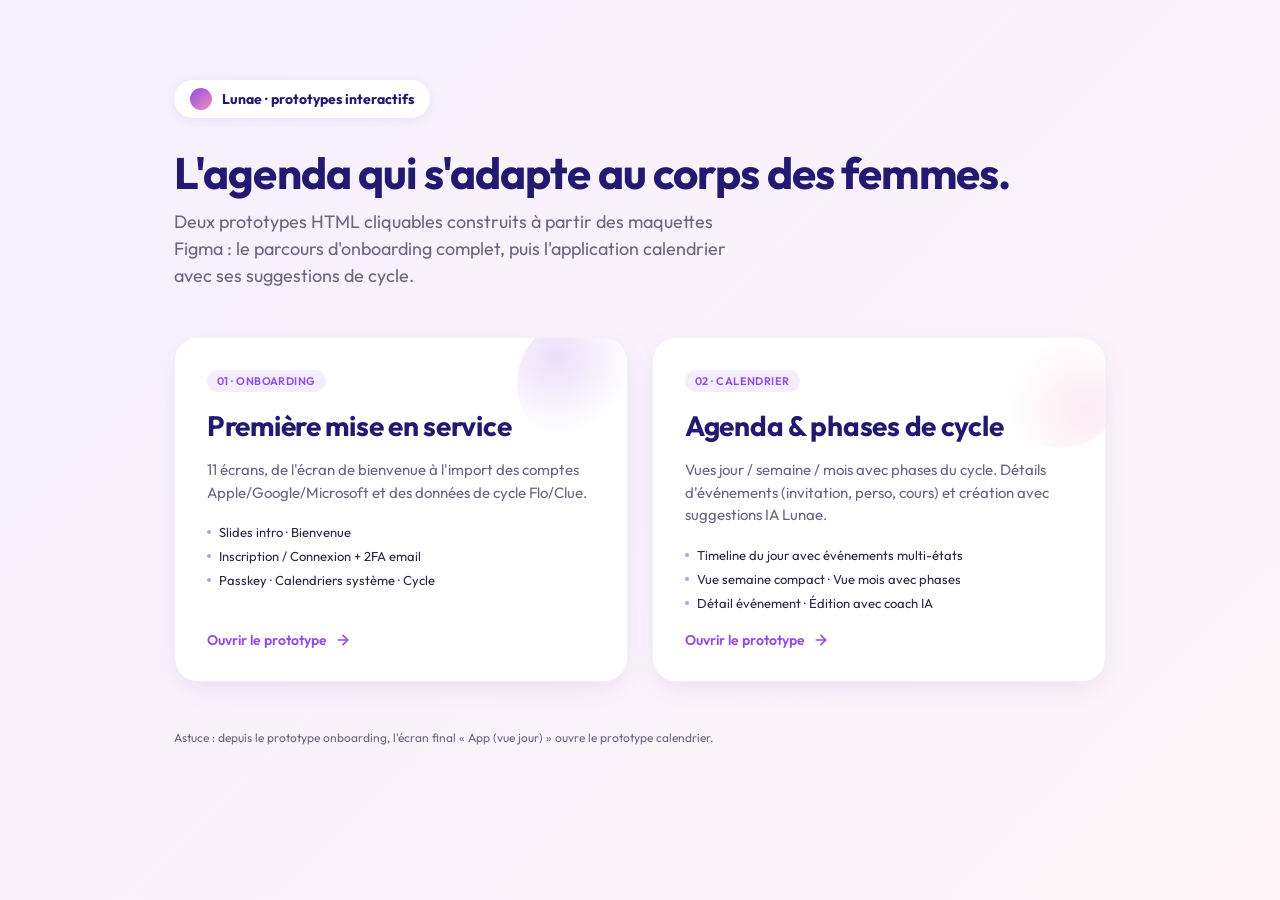
<file: index.html>
<!DOCTYPE html>
<html lang="fr">
<head>
    <meta charset="UTF-8">
    <meta name="viewport" content="width=device-width, initial-scale=1.0, viewport-fit=cover">
    <meta name="theme-color" content="#8f4ce6">
    <meta name="apple-mobile-web-app-capable" content="yes">
    <title>Lunae — Prototypes</title>
    <link rel="preconnect" href="https://fonts.googleapis.com">
    <link rel="preconnect" href="https://fonts.gstatic.com" crossorigin>
    <link href="https://fonts.googleapis.com/css2?family=Outfit:wght@400;500;600;700&display=swap" rel="stylesheet">
    <style>
        :root {
            --color-primary: #8f4ce6;
            --color-primary-soft: #ae9cff;
            --color-title: #231971;
            --color-text: #2a2742;
            --color-muted: #6b6680;
            --color-pink: #f78dba;
            --color-orange: #ffb27a;
        }
        * { box-sizing: border-box; }
        html, body {
            margin: 0; padding: 0;
            font-family: 'Outfit', system-ui, sans-serif;
            color: var(--color-text);
            background: linear-gradient(135deg, #f5f0ff 0%, #fff5f8 100%);
            min-height: 100vh;
        }
        .hub {
            max-width: 980px;
            margin: 0 auto;
            padding: 80px 24px 60px;
        }
        .hub__brand {
            display: inline-flex;
            align-items: center;
            gap: 10px;
            background: white;
            padding: 8px 16px;
            border-radius: 999px;
            box-shadow: 0 2px 12px rgba(35, 25, 113, 0.08);
            margin-bottom: 32px;
        }
        .hub__brand-dot {
            width: 22px; height: 22px;
            border-radius: 50%;
            background: linear-gradient(135deg, var(--color-primary) 0%, var(--color-pink) 100%);
        }
        .hub__brand strong { color: var(--color-title); font-size: 14px; }
        .hub__title {
            margin: 0 0 12px;
            font-size: 44px;
            line-height: 1.05;
            font-weight: 700;
            color: var(--color-title);
            letter-spacing: -0.02em;
        }
        .hub__lead {
            margin: 0 0 48px;
            font-size: 18px;
            line-height: 1.5;
            color: var(--color-muted);
            max-width: 580px;
        }
        .hub__grid {
            display: grid;
            grid-template-columns: 1fr 1fr;
            gap: 24px;
        }
        .card {
            background: white;
            border-radius: 24px;
            padding: 32px;
            text-decoration: none;
            color: inherit;
            box-shadow: 0 8px 30px -10px rgba(35, 25, 113, 0.15);
            border: 1px solid rgba(35, 25, 113, 0.06);
            transition: transform 0.18s ease, box-shadow 0.18s ease;
            display: flex;
            flex-direction: column;
            gap: 16px;
            position: relative;
            overflow: hidden;
            min-height: 320px;
        }
        .card:hover {
            transform: translateY(-4px);
            box-shadow: 0 16px 40px -12px rgba(35, 25, 113, 0.25);
        }
        .card__chip {
            display: inline-flex;
            align-items: center;
            gap: 6px;
            font-size: 11px;
            font-weight: 600;
            color: var(--color-primary);
            background: rgba(143, 76, 230, 0.1);
            padding: 4px 10px;
            border-radius: 999px;
            text-transform: uppercase;
            letter-spacing: 0.04em;
            width: fit-content;
        }
        .card__title {
            margin: 0;
            font-size: 28px;
            color: var(--color-title);
            font-weight: 700;
            letter-spacing: -0.01em;
        }
        .card__desc {
            margin: 0;
            font-size: 15px;
            line-height: 1.5;
            color: var(--color-muted);
        }
        .card__steps {
            margin: 0; padding: 0;
            list-style: none;
            font-size: 13px;
            color: var(--color-text);
        }
        .card__steps li {
            padding: 4px 0;
            display: flex;
            align-items: center;
            gap: 8px;
        }
        .card__steps li::before {
            content: "";
            width: 4px; height: 4px;
            border-radius: 50%;
            background: var(--color-primary-soft);
        }
        .card__cta {
            margin-top: auto;
            display: inline-flex;
            align-items: center;
            gap: 8px;
            font-size: 14px;
            font-weight: 600;
            color: var(--color-primary);
        }
        .card__cta svg { transition: transform 0.18s; }
        .card:hover .card__cta svg { transform: translateX(3px); }
        .card__art {
            position: absolute;
            right: -20px; top: -20px;
            width: 130px; height: 130px;
            border-radius: 50%;
            opacity: 0.18;
            pointer-events: none;
        }
        .card--onboarding .card__art {
            background: radial-gradient(circle at 30% 30%, var(--color-primary), transparent 60%);
        }
        .card--calendar .card__art {
            background: radial-gradient(circle at 70% 70%, var(--color-pink), transparent 60%);
        }
        .hub__footer {
            margin-top: 48px;
            font-size: 12px;
            color: var(--color-muted);
        }
        @media (max-width: 720px) {
            .hub__grid { grid-template-columns: 1fr; gap: 16px; }
            .hub__title { font-size: 30px; }
            .hub__lead { font-size: 16px; margin-bottom: 32px; }
            .hub {
                padding: calc(env(safe-area-inset-top, 0px) + 40px) 20px calc(env(safe-area-inset-bottom, 0px) + 40px);
            }
            .card { padding: 24px; min-height: auto; gap: 12px; }
            .card__title { font-size: 22px; }
            .card__desc { font-size: 14px; }
            .hub__brand { margin-bottom: 24px; }
        }

        @media (max-width: 380px) {
            .hub__title { font-size: 26px; }
        }
    </style>
</head>
<body>
    <main class="hub">
        <span class="hub__brand">
            <span class="hub__brand-dot" aria-hidden="true"></span>
            <strong>Lunae · prototypes interactifs</strong>
        </span>

        <h1 class="hub__title">L'agenda qui s'adapte au corps des femmes.</h1>
        <p class="hub__lead">
            Deux prototypes HTML cliquables construits à partir des maquettes Figma : le parcours d'onboarding complet, puis l'application calendrier avec ses suggestions de cycle.
        </p>

        <div class="hub__grid">
            <a class="card card--onboarding" href="onboarding/">
                <span class="card__art" aria-hidden="true"></span>
                <span class="card__chip">01 · Onboarding</span>
                <h2 class="card__title">Première mise en service</h2>
                <p class="card__desc">11 écrans, de l'écran de bienvenue à l'import des comptes Apple/Google/Microsoft et des données de cycle Flo/Clue.</p>
                <ul class="card__steps">
                    <li>Slides intro · Bienvenue</li>
                    <li>Inscription / Connexion + 2FA email</li>
                    <li>Passkey · Calendriers système · Cycle</li>
                </ul>
                <span class="card__cta">
                    Ouvrir le prototype
                    <svg width="16" height="16" viewBox="0 0 24 24" fill="none" stroke="currentColor" stroke-width="2.5" stroke-linecap="round" stroke-linejoin="round"><line x1="5" y1="12" x2="19" y2="12"/><polyline points="12 5 19 12 12 19"/></svg>
                </span>
            </a>

            <a class="card card--calendar" href="calendar/">
                <span class="card__art" aria-hidden="true"></span>
                <span class="card__chip">02 · Calendrier</span>
                <h2 class="card__title">Agenda &amp; phases de cycle</h2>
                <p class="card__desc">Vues jour / semaine / mois avec phases du cycle. Détails d'événements (invitation, perso, cours) et création avec suggestions IA Lunae.</p>
                <ul class="card__steps">
                    <li>Timeline du jour avec événements multi-états</li>
                    <li>Vue semaine compact · Vue mois avec phases</li>
                    <li>Détail événement · Édition avec coach IA</li>
                </ul>
                <span class="card__cta">
                    Ouvrir le prototype
                    <svg width="16" height="16" viewBox="0 0 24 24" fill="none" stroke="currentColor" stroke-width="2.5" stroke-linecap="round" stroke-linejoin="round"><line x1="5" y1="12" x2="19" y2="12"/><polyline points="12 5 19 12 12 19"/></svg>
                </span>
            </a>
        </div>

        <p class="hub__footer">
            Astuce : depuis le prototype onboarding, l'écran final « App (vue jour) » ouvre le prototype calendrier.
        </p>
    </main>
</body>
</html>
</file>
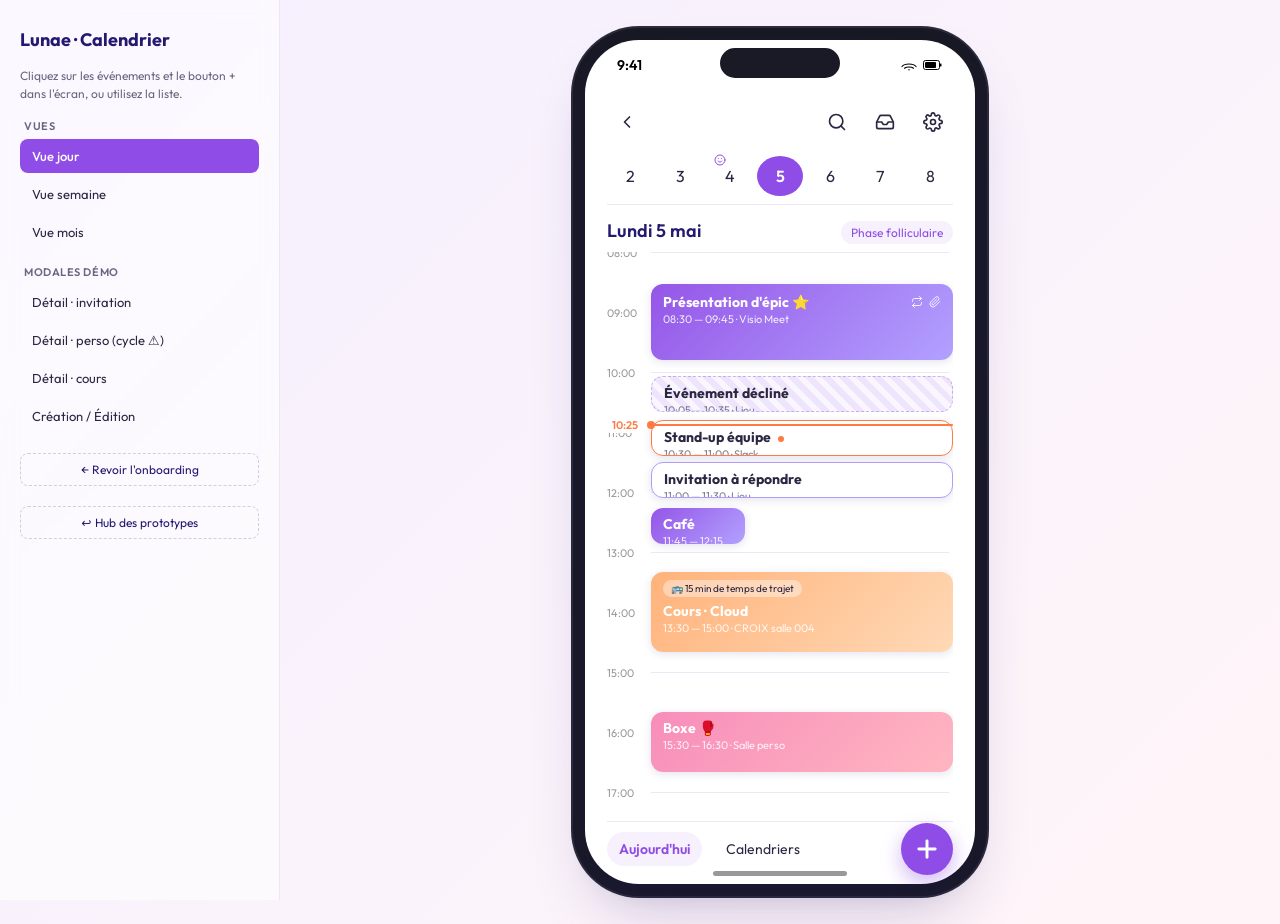
<file: calendar/index.html>
<!DOCTYPE html>
<html lang="fr">
<head>
    <meta charset="UTF-8">
    <meta name="viewport" content="width=device-width, initial-scale=1.0, viewport-fit=cover">
    <meta name="theme-color" content="#8f4ce6">
    <meta name="apple-mobile-web-app-capable" content="yes">
    <meta name="apple-mobile-web-app-status-bar-style" content="black-translucent">
    <title>Lunae — Calendrier</title>
    <link rel="preconnect" href="https://fonts.googleapis.com">
    <link rel="preconnect" href="https://fonts.gstatic.com" crossorigin>
    <link href="https://fonts.googleapis.com/css2?family=Outfit:wght@400;500;600;700&display=swap" rel="stylesheet">
    <link rel="stylesheet" href="styles.css">
</head>
<body>
    <button class="menu-toggle" id="menuToggle" aria-label="Ouvrir la navigation" aria-controls="flowNav" aria-expanded="false">
        <svg width="22" height="22" viewBox="0 0 24 24" fill="none" stroke="currentColor" stroke-width="2.2" stroke-linecap="round" stroke-linejoin="round"><line x1="3" y1="6" x2="21" y2="6"/><line x1="3" y1="12" x2="21" y2="12"/><line x1="3" y1="18" x2="21" y2="18"/></svg>
    </button>
    <div class="nav-backdrop" id="navBackdrop" aria-hidden="true"></div>

    <aside class="flow-nav" id="flowNav" aria-label="Navigation calendrier">
        <h1 class="flow-nav__title">Lunae · Calendrier</h1>
        <p class="flow-nav__subtitle">Cliquez sur les événements et le bouton + dans l'écran, ou utilisez la liste.</p>

        <div class="flow-nav__section">
            <span class="flow-nav__legend">Vues</span>
            <ol class="flow-nav__list">
                <li><button data-view="day" class="flow-nav__item is-active">Vue jour</button></li>
                <li><button data-view="week" class="flow-nav__item">Vue semaine</button></li>
                <li><button data-view="month" class="flow-nav__item">Vue mois</button></li>
            </ol>
        </div>

        <div class="flow-nav__section">
            <span class="flow-nav__legend">Modales démo</span>
            <ol class="flow-nav__list">
                <li><button data-modal="event-invitation" class="flow-nav__item">Détail · invitation</button></li>
                <li><button data-modal="event-personal" class="flow-nav__item">Détail · perso (cycle ⚠︎)</button></li>
                <li><button data-modal="event-course" class="flow-nav__item">Détail · cours</button></li>
                <li><button data-modal="event-create" class="flow-nav__item">Création / Édition</button></li>
            </ol>
        </div>

        <a class="flow-nav__link" href="../onboarding/">← Revoir l'onboarding</a>
        <a class="flow-nav__link" href="../">↩ Hub des prototypes</a>
    </aside>

    <main class="stage">
        <div class="phone" role="region" aria-label="Aperçu mobile">
            <div class="phone__notch" aria-hidden="true"></div>
            <div class="phone__statusbar" aria-hidden="true">
                <span>9:41</span>
                <span class="phone__statusbar-right">
                    <svg width="16" height="11" viewBox="0 0 16 11" fill="none"><path d="M1 6.5C1 6.5 3 4 8 4C13 4 15 6.5 15 6.5" stroke="black" stroke-width="1.2" stroke-linecap="round"/><path d="M3.5 8.2C3.5 8.2 5 7 8 7C11 7 12.5 8.2 12.5 8.2" stroke="black" stroke-width="1.2" stroke-linecap="round"/><circle cx="8" cy="9.7" r="0.7" fill="black"/></svg>
                    <svg width="20" height="10" viewBox="0 0 20 10" fill="none"><rect x="0.5" y="0.5" width="16" height="9" rx="2" stroke="black"/><rect x="2" y="2" width="11" height="6" rx="1" fill="black"/><rect x="17" y="3.5" width="1.5" height="3" rx="0.5" fill="black"/></svg>
                </span>
            </div>

            <div class="cal" id="calRoot">
                <header class="cal__header">
                    <button class="iconbtn iconbtn--ghost" aria-label="Retour" data-href="../onboarding/">
                        <svg width="20" height="20" viewBox="0 0 24 24" fill="none" stroke="currentColor" stroke-width="2" stroke-linecap="round" stroke-linejoin="round"><polyline points="15 18 9 12 15 6"/></svg>
                    </button>
                    <div class="cal__header-actions">
                        <button class="iconbtn iconbtn--ghost" aria-label="Recherche">
                            <svg width="20" height="20" viewBox="0 0 24 24" fill="none" stroke="currentColor" stroke-width="2" stroke-linecap="round" stroke-linejoin="round"><circle cx="11" cy="11" r="8"/><line x1="21" y1="21" x2="16.65" y2="16.65"/></svg>
                        </button>
                        <button class="iconbtn iconbtn--ghost" aria-label="Notifications">
                            <svg width="20" height="20" viewBox="0 0 24 24" fill="none" stroke="currentColor" stroke-width="2" stroke-linecap="round" stroke-linejoin="round"><polyline points="22 12 16 12 14 15 10 15 8 12 2 12"/><path d="M5.45 5.11L2 12v6a2 2 0 0 0 2 2h16a2 2 0 0 0 2-2v-6l-3.45-6.89A2 2 0 0 0 16.76 4H7.24a2 2 0 0 0-1.79 1.11z"/></svg>
                        </button>
                        <button class="iconbtn iconbtn--ghost" aria-label="Paramètres">
                            <svg width="20" height="20" viewBox="0 0 24 24" fill="none" stroke="currentColor" stroke-width="2" stroke-linecap="round" stroke-linejoin="round"><circle cx="12" cy="12" r="3"/><path d="M19.4 15a1.65 1.65 0 0 0 .33 1.82l.06.06a2 2 0 0 1 0 2.83 2 2 0 0 1-2.83 0l-.06-.06a1.65 1.65 0 0 0-1.82-.33 1.65 1.65 0 0 0-1 1.51V21a2 2 0 0 1-4 0v-.09A1.65 1.65 0 0 0 9 19.4a1.65 1.65 0 0 0-1.82.33l-.06.06a2 2 0 1 1-2.83-2.83l.06-.06a1.65 1.65 0 0 0 .33-1.82 1.65 1.65 0 0 0-1.51-1H3a2 2 0 0 1 0-4h.09A1.65 1.65 0 0 0 4.6 9a1.65 1.65 0 0 0-.33-1.82l-.06-.06a2 2 0 1 1 2.83-2.83l.06.06a1.65 1.65 0 0 0 1.82.33H9a1.65 1.65 0 0 0 1-1.51V3a2 2 0 0 1 4 0v.09a1.65 1.65 0 0 0 1 1.51 1.65 1.65 0 0 0 1.82-.33l.06-.06a2 2 0 1 1 2.83 2.83l-.06.06a1.65 1.65 0 0 0-.33 1.82V9a1.65 1.65 0 0 0 1.51 1H21a2 2 0 0 1 0 4h-.09a1.65 1.65 0 0 0-1.51 1z"/></svg>
                        </button>
                    </div>
                </header>

                <!-- Week strip (shared) -->
                <nav class="cal__week" aria-label="Sélection de jour">
                    <button class="cal__day" data-day="2">2</button>
                    <button class="cal__day" data-day="3">3</button>
                    <button class="cal__day cal__day--with-icon" data-day="4">
                        <span class="cal__day-icon" aria-label="Phase ovulatoire">
                            <svg width="12" height="12" viewBox="0 0 24 24" fill="none" stroke="#8f4ce6" stroke-width="2" stroke-linecap="round" stroke-linejoin="round"><circle cx="12" cy="12" r="10"/><path d="M8 14s1.5 2 4 2 4-2 4-2"/><line x1="9" y1="9" x2="9.01" y2="9"/><line x1="15" y1="9" x2="15.01" y2="9"/></svg>
                        </span>
                        4
                    </button>
                    <button class="cal__day cal__day--active" data-day="5">5</button>
                    <button class="cal__day" data-day="6">6</button>
                    <button class="cal__day" data-day="7">7</button>
                    <button class="cal__day" data-day="8">8</button>
                </nav>

                <!-- DAY VIEW -->
                <section class="view view--day is-active" data-view="day">
                    <div class="view__date-row">
                        <h3 class="view__date">Lundi 5 mai</h3>
                        <span class="view__phase">Phase folliculaire</span>
                    </div>

                    <div class="timeline" id="timeline">
                        <!-- hour markers -->
                        <div class="timeline__grid">
                            <div class="timeline__hour"><span>08:00</span><div class="timeline__line"></div></div>
                            <div class="timeline__hour"><span>09:00</span><div class="timeline__line"></div></div>
                            <div class="timeline__hour"><span>10:00</span><div class="timeline__line"></div></div>
                            <div class="timeline__hour"><span>11:00</span><div class="timeline__line"></div></div>
                            <div class="timeline__hour"><span>12:00</span><div class="timeline__line"></div></div>
                            <div class="timeline__hour"><span>13:00</span><div class="timeline__line"></div></div>
                            <div class="timeline__hour"><span>14:00</span><div class="timeline__line"></div></div>
                            <div class="timeline__hour"><span>15:00</span><div class="timeline__line"></div></div>
                            <div class="timeline__hour"><span>16:00</span><div class="timeline__line"></div></div>
                            <div class="timeline__hour"><span>17:00</span><div class="timeline__line"></div></div>
                            <div class="timeline__hour"><span>18:00</span><div class="timeline__line"></div></div>
                            <div class="timeline__hour"><span>19:00</span><div class="timeline__line"></div></div>
                        </div>

                        <!-- now indicator (e.g. 10:25) -->
                        <div class="timeline__now" style="top: 165px;" aria-hidden="true">
                            <span class="timeline__now-time">10:25</span>
                            <div class="timeline__now-line"></div>
                        </div>

                        <!-- events absolutely positioned (60px per hour, start = 08:00 → top 0) -->
                        <article class="event event--big event--purple" style="top: 32px; height: 76px;" data-event="event-invitation">
                            <header>
                                <strong>Présentation d'épic ⭐️</strong>
                                <span class="event__icons" aria-hidden="true">
                                    <svg width="12" height="12" viewBox="0 0 24 24" fill="none" stroke="currentColor" stroke-width="2" stroke-linecap="round" stroke-linejoin="round"><path d="M17 1l4 4-4 4"/><path d="M3 11V9a4 4 0 0 1 4-4h14"/><path d="M7 23l-4-4 4-4"/><path d="M21 13v2a4 4 0 0 1-4 4H3"/></svg>
                                    <svg width="12" height="12" viewBox="0 0 24 24" fill="none" stroke="currentColor" stroke-width="2" stroke-linecap="round" stroke-linejoin="round"><path d="M21.44 11.05l-9.19 9.19a6 6 0 0 1-8.49-8.49l9.19-9.19a4 4 0 0 1 5.66 5.66l-9.2 9.19a2 2 0 0 1-2.83-2.83l8.49-8.48"/></svg>
                                </span>
                            </header>
                            <span class="event__sub">08:30 — 09:45 · Visio Meet</span>
                        </article>

                        <article class="event event--declined" style="top: 124px; height: 36px;" data-event="event-personal">
                            <header><strong>Événement décliné</strong></header>
                            <span class="event__sub">10:05 — 10:35 · Lieu</span>
                        </article>

                        <article class="event event--suggestion" style="top: 168px; height: 36px;" data-event="event-personal">
                            <header>
                                <strong>Stand-up équipe <span class="event__dot" aria-label="Suggestion IA"></span></strong>
                            </header>
                            <span class="event__sub">10:30 — 11:00 · Slack</span>
                        </article>

                        <article class="event event--invitation" style="top: 210px; height: 36px;" data-event="event-invitation">
                            <header><strong>Invitation à répondre</strong></header>
                            <span class="event__sub">11:00 — 11:30 · Lieu</span>
                        </article>

                        <article class="event event--small event--small-left event--purple" style="top: 256px; height: 36px;" data-event="event-personal">
                            <header><strong>Café</strong></header>
                            <span class="event__sub">11:45 — 12:15</span>
                        </article>

                        <article class="event event--travel" style="top: 320px; height: 80px;" data-event="event-course">
                            <span class="event__travel">🚌 15 min de temps de trajet</span>
                            <header><strong>Cours · Cloud</strong></header>
                            <span class="event__sub">13:30 — 15:00 · CROIX salle 004</span>
                        </article>

                        <article class="event event--pink" style="top: 460px; height: 60px;" data-event="event-personal">
                            <header><strong>Boxe 🥊</strong></header>
                            <span class="event__sub">15:30 — 16:30 · Salle perso</span>
                        </article>
                    </div>
                </section>

                <!-- WEEK VIEW -->
                <section class="view view--week" data-view="week">
                    <div class="view__date-row">
                        <h3 class="view__date">Semaine du 5 mai</h3>
                        <span class="view__phase">Folliculaire</span>
                    </div>
                    <div class="week-grid">
                        <div class="week-col">
                            <span class="week-col__label">L 5</span>
                            <div class="week-col__events">
                                <span class="week-pill week-pill--purple" data-event="event-invitation" title="Présentation d'épic">Présentation</span>
                                <span class="week-pill week-pill--pink" data-event="event-personal" title="Boxe 🥊">Boxe 🥊</span>
                            </div>
                        </div>
                        <div class="week-col">
                            <span class="week-col__label">M 6</span>
                            <div class="week-col__events">
                                <span class="week-pill week-pill--orange" data-event="event-course">Cours</span>
                            </div>
                        </div>
                        <div class="week-col">
                            <span class="week-col__label">M 7</span>
                            <div class="week-col__events">
                                <span class="week-pill week-pill--purple" data-event="event-personal">Stand-up</span>
                                <span class="week-pill week-pill--orange" data-event="event-course">Cours</span>
                                <span class="week-pill week-pill--purple" data-event="event-invitation">1:1</span>
                            </div>
                        </div>
                        <div class="week-col">
                            <span class="week-col__label">J 8</span>
                            <div class="week-col__events">
                                <span class="week-pill week-pill--orange" data-event="event-course">Cours</span>
                            </div>
                        </div>
                        <div class="week-col">
                            <span class="week-col__label">V 9</span>
                            <div class="week-col__events">
                                <span class="week-pill week-pill--purple" data-event="event-invitation">Démo</span>
                            </div>
                        </div>
                        <div class="week-col week-col--weekend">
                            <span class="week-col__label">S 10</span>
                        </div>
                        <div class="week-col week-col--weekend">
                            <span class="week-col__label">D 11</span>
                        </div>
                    </div>
                </section>

                <!-- MONTH VIEW -->
                <section class="view view--month" data-view="month">
                    <div class="view__date-row view__date-row--month">
                        <h3 class="view__date">Mai 2026</h3>
                        <div class="month-nav">
                            <button class="iconbtn iconbtn--ghost iconbtn--sm" aria-label="Mois précédent">
                                <svg width="16" height="16" viewBox="0 0 24 24" fill="none" stroke="currentColor" stroke-width="2.5" stroke-linecap="round" stroke-linejoin="round"><polyline points="15 18 9 12 15 6"/></svg>
                            </button>
                            <button class="iconbtn iconbtn--ghost iconbtn--sm" aria-label="Mois suivant">
                                <svg width="16" height="16" viewBox="0 0 24 24" fill="none" stroke="currentColor" stroke-width="2.5" stroke-linecap="round" stroke-linejoin="round"><polyline points="9 18 15 12 9 6"/></svg>
                            </button>
                        </div>
                    </div>
                    <div class="month-grid">
                        <div class="month-grid__head">L</div>
                        <div class="month-grid__head">M</div>
                        <div class="month-grid__head">M</div>
                        <div class="month-grid__head">J</div>
                        <div class="month-grid__head">V</div>
                        <div class="month-grid__head">S</div>
                        <div class="month-grid__head">D</div>
                    </div>
                    <div class="month-grid" id="monthGrid"></div>
                    <p class="month-legend">
                        <span class="month-legend__dot month-legend__dot--menstruel"></span> Menstruel
                        <span class="month-legend__dot month-legend__dot--folliculaire"></span> Folliculaire
                        <span class="month-legend__dot month-legend__dot--ovulatoire"></span> Ovulatoire
                        <span class="month-legend__dot month-legend__dot--luteale"></span> Lutéale
                    </p>
                </section>

                <!-- DOCK -->
                <footer class="cal__dock">
                    <button class="cal__dock-btn cal__dock-btn--active" data-action="today">Aujourd'hui</button>
                    <button class="cal__dock-btn" data-action="calendars">Calendriers</button>
                    <button class="cal__fab" data-modal="event-create" aria-label="Nouvel événement">
                        <svg width="28" height="28" viewBox="0 0 24 24" fill="none" stroke="currentColor" stroke-width="2.5" stroke-linecap="round" stroke-linejoin="round"><line x1="12" y1="5" x2="12" y2="19"/><line x1="5" y1="12" x2="19" y2="12"/></svg>
                    </button>
                </footer>
            </div>

            <!-- ===================== MODALS ===================== -->

            <!-- Event detail: invitation -->
            <div class="modal" id="event-invitation" data-modal-overlay>
                <div class="modal__sheet">
                    <header class="modal__head">
                        <span class="modal__handle" aria-hidden="true"></span>
                        <button class="iconbtn iconbtn--ghost modal__close" aria-label="Fermer" data-close>
                            <svg width="20" height="20" viewBox="0 0 24 24" fill="none" stroke="currentColor" stroke-width="2" stroke-linecap="round" stroke-linejoin="round"><line x1="18" y1="6" x2="6" y2="18"/><line x1="6" y1="6" x2="18" y2="18"/></svg>
                        </button>
                    </header>
                    <div class="modal__body">
                        <div class="event-detail__title-row">
                            <h2 class="event-detail__title">Présentation d'épic ⭐️</h2>
                            <span class="badge badge--ok">✓ Compatible cycle</span>
                        </div>
                        <div class="event-detail__meta">
                            <div class="meta-row">
                                <span class="meta-row__label">Calendrier</span>
                                <span class="meta-row__value"><span class="cal-dot cal-dot--blue"></span> FEE Team</span>
                            </div>
                            <div class="meta-row">
                                <span class="meta-row__label">Quand</span>
                                <span class="meta-row__value">Lun. 5 mai · 08:30 — 09:45</span>
                            </div>
                            <div class="meta-row">
                                <span class="meta-row__label">Localisation</span>
                                <span class="meta-row__value">Bureau Lille — Salle Orion</span>
                            </div>
                            <div class="meta-row">
                                <span class="meta-row__label">Visioconférence</span>
                                <button class="link">Rejoindre Google Meet</button>
                            </div>
                        </div>

                        <section class="event-detail__section">
                            <h3 class="event-detail__h3">Notes</h3>
                            <p class="event-detail__notes">Lorem ipsum dolor sit amet, consectetur adipiscing elit. Ut et massa mi. Aliquam in hendrerit urna.</p>
                        </section>

                        <section class="event-detail__section">
                            <h3 class="event-detail__h3">Invités · 6</h3>
                            <div class="invitees">
                                <div class="invitee"><span class="invitee__avatar" style="background:#f78dba">JD</span> Jane Doe</div>
                                <div class="invitee"><span class="invitee__avatar" style="background:#8f4ce6">JD</span> John Doe</div>
                                <div class="invitee"><span class="invitee__avatar" style="background:#ffb27a">LD</span> Leonardo Dicaprio</div>
                                <button class="link">Voir les 6 invités</button>
                            </div>
                        </section>

                        <section class="event-detail__section">
                            <h3 class="event-detail__h3">Pièces jointes · 2</h3>
                            <div class="attachments">
                                <div class="attachment">
                                    <svg width="16" height="16" viewBox="0 0 24 24" fill="none" stroke="currentColor" stroke-width="2" stroke-linecap="round" stroke-linejoin="round"><path d="M14 2H6a2 2 0 0 0-2 2v16a2 2 0 0 0 2 2h12a2 2 0 0 0 2-2V8z"/><polyline points="14 2 14 8 20 8"/></svg>
                                    File1.pdf
                                </div>
                                <div class="attachment">
                                    <svg width="16" height="16" viewBox="0 0 24 24" fill="none" stroke="currentColor" stroke-width="2" stroke-linecap="round" stroke-linejoin="round"><path d="M14 2H6a2 2 0 0 0-2 2v16a2 2 0 0 0 2 2h12a2 2 0 0 0 2-2V8z"/><polyline points="14 2 14 8 20 8"/></svg>
                                    File2.pdf
                                </div>
                            </div>
                        </section>
                    </div>
                    <footer class="modal__footer modal__footer--actions">
                        <button class="btn btn--ghost btn--inline">Refuser</button>
                        <button class="btn btn--ghost btn--inline">Peut-être</button>
                        <button class="btn btn--primary btn--inline">Accepter</button>
                    </footer>
                </div>
            </div>

            <!-- Event detail: personnel boxe (incompatible cycle) -->
            <div class="modal" id="event-personal" data-modal-overlay>
                <div class="modal__sheet">
                    <header class="modal__head">
                        <span class="modal__handle" aria-hidden="true"></span>
                        <button class="iconbtn iconbtn--ghost modal__close" aria-label="Fermer" data-close>
                            <svg width="20" height="20" viewBox="0 0 24 24" fill="none" stroke="currentColor" stroke-width="2" stroke-linecap="round" stroke-linejoin="round"><line x1="18" y1="6" x2="6" y2="18"/><line x1="6" y1="6" x2="18" y2="18"/></svg>
                        </button>
                    </header>
                    <div class="modal__body">
                        <div class="event-detail__title-row">
                            <h2 class="event-detail__title">Boxe 🥊</h2>
                            <span class="badge badge--warn">⚠ Incompatible cycle</span>
                        </div>
                        <div class="event-detail__meta">
                            <div class="meta-row">
                                <span class="meta-row__label">Calendrier</span>
                                <span class="meta-row__value"><span class="cal-dot cal-dot--purple"></span> Personnel</span>
                            </div>
                            <div class="meta-row">
                                <span class="meta-row__label">Quand</span>
                                <span class="meta-row__value">Lun. 5 mai · 15:30 — 16:30</span>
                            </div>
                            <div class="meta-row">
                                <span class="meta-row__label">Occurence</span>
                                <span class="meta-row__value">Hebdomadaire</span>
                            </div>
                            <div class="meta-row">
                                <span class="meta-row__label">Localisation</span>
                                <span class="meta-row__value">135 rue Sadi Carnot · 59790 Ronchin</span>
                            </div>
                        </div>

                        <section class="event-detail__section">
                            <h3 class="event-detail__h3">Notes</h3>
                            <p class="event-detail__notes">Mon premier sparing ! Lorem ipsum dolor sit amet, consectetur adipiscing elit. Ut et massa mi.</p>
                        </section>

                        <section class="ai-suggestion">
                            <span class="ai-suggestion__icon" aria-hidden="true">
                                <svg width="20" height="20" viewBox="0 0 24 24" fill="none" stroke="currentColor" stroke-width="1.8" stroke-linecap="round" stroke-linejoin="round"><path d="M12 3L13.5 8.5L19 10L13.5 11.5L12 17L10.5 11.5L5 10L10.5 8.5z"/><path d="M19 17l1 3 3 1-3 1-1 3-1-3-3-1 3-1z"/><path d="M5 17l.7 1.7 1.7.7-1.7.7L5 21.8l-.7-1.7-1.7-.7 1.7-.7z"/></svg>
                            </span>
                            <div class="ai-suggestion__body">
                                <p>Nous vous recommandons de déplacer l'événement <strong>Boxe</strong> pendant la phase <strong>ovulatoire</strong> de votre cycle, où votre énergie sera maximale.</p>
                                <button class="link">En savoir plus</button>
                                <div class="ai-suggestion__actions">
                                    <button class="btn btn--ghost btn--inline">Ignorer</button>
                                    <button class="btn btn--primary btn--inline">Déplacer</button>
                                </div>
                            </div>
                        </section>
                    </div>
                    <footer class="modal__footer modal__footer--actions">
                        <button class="btn btn--ghost btn--inline btn--danger">Supprimer</button>
                        <button class="btn btn--primary btn--inline" data-modal="event-create">Modifier</button>
                    </footer>
                </div>
            </div>

            <!-- Event detail: cours -->
            <div class="modal" id="event-course" data-modal-overlay>
                <div class="modal__sheet">
                    <header class="modal__head">
                        <span class="modal__handle" aria-hidden="true"></span>
                        <button class="iconbtn iconbtn--ghost modal__close" aria-label="Fermer" data-close>
                            <svg width="20" height="20" viewBox="0 0 24 24" fill="none" stroke="currentColor" stroke-width="2" stroke-linecap="round" stroke-linejoin="round"><line x1="18" y1="6" x2="6" y2="18"/><line x1="6" y1="6" x2="18" y2="18"/></svg>
                        </button>
                    </header>
                    <div class="modal__body">
                        <div class="event-detail__title-row">
                            <h2 class="event-detail__title">Développer pour le cloud</h2>
                            <span class="badge badge--neutral">Non concerné · cycle</span>
                        </div>
                        <div class="event-detail__meta">
                            <div class="meta-row">
                                <span class="meta-row__label">Calendrier</span>
                                <span class="meta-row__value"><span class="cal-dot cal-dot--orange"></span> Cours</span>
                            </div>
                            <div class="meta-row">
                                <span class="meta-row__label">Quand</span>
                                <span class="meta-row__value">Lun. 5 mai · 13:30 — 15:00</span>
                            </div>
                            <div class="meta-row">
                                <span class="meta-row__label">Intervenant</span>
                                <span class="meta-row__value">Brad Pitt</span>
                            </div>
                            <div class="meta-row">
                                <span class="meta-row__label">Classe</span>
                                <span class="meta-row__value">Lille · DEVFLSTK MAST2 · FFP</span>
                            </div>
                            <div class="meta-row">
                                <span class="meta-row__label">Salle</span>
                                <span class="meta-row__value">CROIX · Salle 004 RDC</span>
                            </div>
                        </div>

                        <section class="event-detail__section">
                            <h3 class="event-detail__h3">Notes</h3>
                            <p class="event-detail__notes">Matière : Développer pour le cloud. Apportez votre laptop avec Docker installé.</p>
                        </section>

                        <section class="event-detail__section">
                            <h3 class="event-detail__h3">Pièces jointes · 1</h3>
                            <div class="attachments">
                                <div class="attachment">
                                    <svg width="16" height="16" viewBox="0 0 24 24" fill="none" stroke="currentColor" stroke-width="2" stroke-linecap="round" stroke-linejoin="round"><path d="M14 2H6a2 2 0 0 0-2 2v16a2 2 0 0 0 2 2h12a2 2 0 0 0 2-2V8z"/><polyline points="14 2 14 8 20 8"/></svg>
                                    File1.pdf
                                </div>
                            </div>
                        </section>
                    </div>
                    <footer class="modal__footer modal__footer--actions">
                        <button class="btn btn--ghost btn--inline">Se désinscrire</button>
                    </footer>
                </div>
            </div>

            <!-- Event create / edit -->
            <div class="modal" id="event-create" data-modal-overlay>
                <div class="modal__sheet modal__sheet--full">
                    <header class="modal__head modal__head--bar">
                        <button class="link" data-close>Annuler</button>
                        <span class="modal__head-title">Modifier l'événement</span>
                        <button class="link link--strong" data-close>Enregistrer</button>
                    </header>
                    <div class="modal__body modal__body--form">
                        <input type="text" class="event-form__title" value="Boxe 🥊">

                        <section class="event-form__group">
                            <div class="row">
                                <span class="row__label">Compte</span>
                                <span class="row__value">
                                    jane.doe@gmail.com
                                    <svg width="12" height="12" viewBox="0 0 24 24" fill="none" stroke="currentColor" stroke-width="2" stroke-linecap="round" stroke-linejoin="round"><polyline points="7 15 12 20 17 15"/><polyline points="17 9 12 4 7 9"/></svg>
                                </span>
                            </div>
                            <div class="row">
                                <span class="row__label">Calendrier</span>
                                <span class="row__value">
                                    <span class="cal-dot cal-dot--purple"></span> Personnel
                                    <svg width="12" height="12" viewBox="0 0 24 24" fill="none" stroke="currentColor" stroke-width="2" stroke-linecap="round" stroke-linejoin="round"><polyline points="7 15 12 20 17 15"/><polyline points="17 9 12 4 7 9"/></svg>
                                </span>
                            </div>
                        </section>

                        <section class="event-form__group">
                            <div class="row">
                                <span class="row__label">Jour entier</span>
                                <label class="switch">
                                    <input type="checkbox">
                                    <span class="switch__slider"></span>
                                </label>
                            </div>
                            <div class="row row--active">
                                <span class="row__label">Début</span>
                                <span class="row__value">04/03/26 · 15:30</span>
                            </div>
                            <div class="row">
                                <span class="row__label">Fin</span>
                                <span class="row__value">04/03/26 · 16:30</span>
                            </div>
                            <div class="row">
                                <span class="row__label">Rappel</span>
                                <span class="row__value">30 min. avant ›</span>
                            </div>
                        </section>

                        <section class="event-form__group">
                            <div class="row">
                                <span class="row__label">Occurence</span>
                                <span class="row__value">Hebdomadaire ›</span>
                            </div>
                            <div class="row">
                                <span class="row__label">Date de fin</span>
                                <span class="row__value">07/06/26 ›</span>
                            </div>
                        </section>

                        <section class="event-form__group">
                            <div class="row">
                                <span class="row__label">Invités</span>
                                <span class="row__value">3 ›</span>
                            </div>
                            <div class="row row--multiline">
                                <span class="row__label">Adresse</span>
                                <span class="row__value row__value--right">57 rue du Faubourg Saint-Honoré 75001 Paris ›</span>
                            </div>
                            <div class="row">
                                <span class="row__label">Salle</span>
                                <span class="row__value">009 ›</span>
                            </div>
                            <div class="row">
                                <span class="row__label">Visioconférence</span>
                                <span class="row__value">Google Meet ›</span>
                            </div>
                            <div class="row">
                                <span class="row__label">Pièces jointes</span>
                                <span class="row__value">2 ›</span>
                            </div>
                        </section>

                        <section class="ai-suggestion">
                            <span class="ai-suggestion__icon" aria-hidden="true">
                                <svg width="20" height="20" viewBox="0 0 24 24" fill="none" stroke="currentColor" stroke-width="1.8" stroke-linecap="round" stroke-linejoin="round"><path d="M12 3L13.5 8.5L19 10L13.5 11.5L12 17L10.5 11.5L5 10L10.5 8.5z"/><path d="M19 17l1 3 3 1-3 1-1 3-1-3-3-1 3-1z"/><path d="M5 17l.7 1.7 1.7.7-1.7.7L5 21.8l-.7-1.7-1.7-.7 1.7-.7z"/></svg>
                            </span>
                            <div class="ai-suggestion__body">
                                <p>Nous vous recommandons de déplacer l'événement <strong>Boxe</strong> pendant la phase <strong>ovulatoire</strong> de votre cycle.</p>
                                <button class="link">En savoir plus</button>
                                <div class="ai-suggestion__actions">
                                    <button class="btn btn--ghost btn--inline">Ignorer</button>
                                    <button class="btn btn--primary btn--inline">Déplacer</button>
                                </div>
                            </div>
                        </section>
                    </div>
                </div>
            </div>

            <div class="phone__home" aria-hidden="true"></div>
        </div>
    </main>

    <script src="app.js"></script>
</body>
</html>
</file>
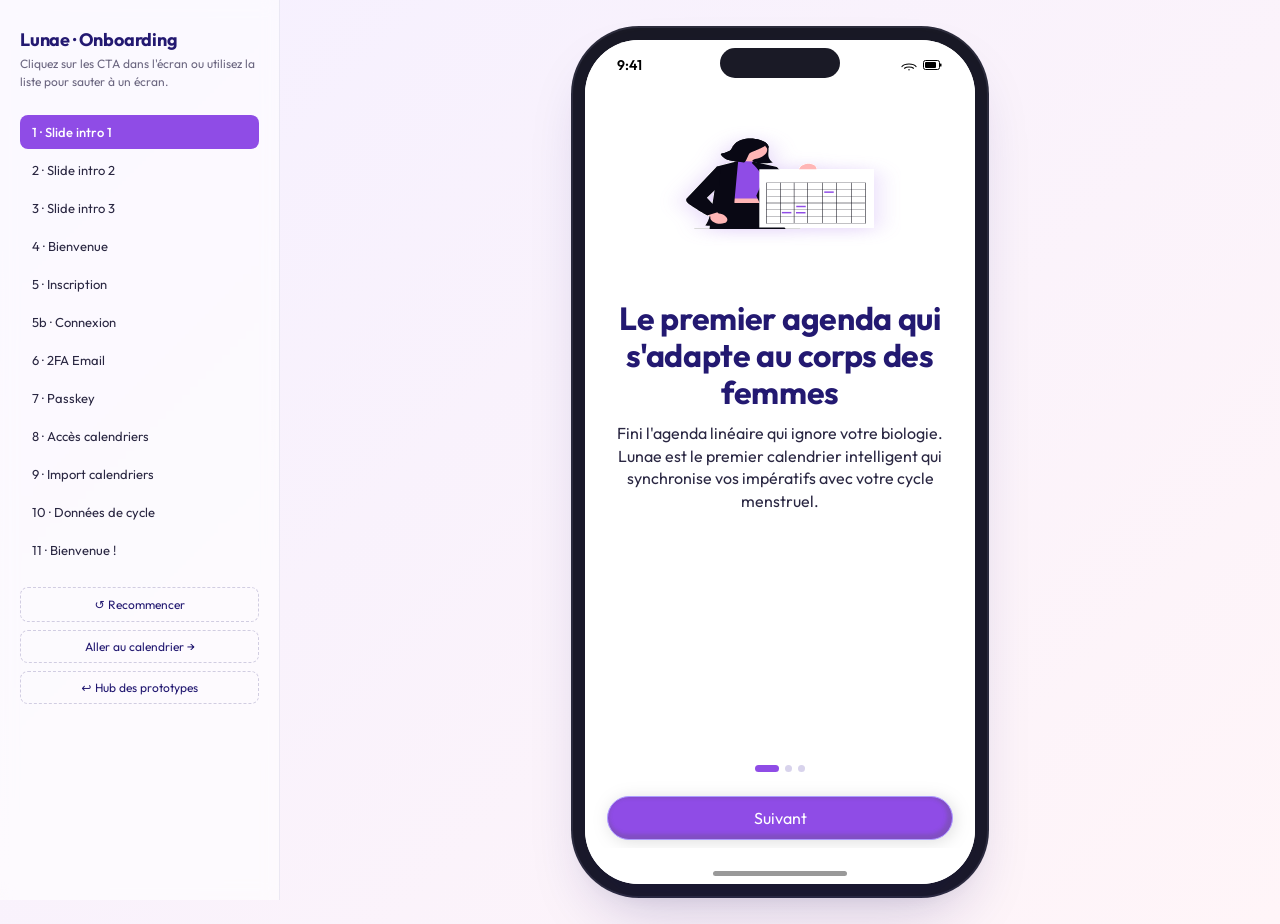
<file: onboarding/index.html>
<!DOCTYPE html>
<html lang="fr">
<head>
    <meta charset="UTF-8">
    <meta name="viewport" content="width=device-width, initial-scale=1.0, viewport-fit=cover">
    <meta name="theme-color" content="#8f4ce6">
    <meta name="apple-mobile-web-app-capable" content="yes">
    <meta name="apple-mobile-web-app-status-bar-style" content="black-translucent">
    <title>Lunae — Onboarding</title>
    <link rel="preconnect" href="https://fonts.googleapis.com">
    <link rel="preconnect" href="https://fonts.gstatic.com" crossorigin>
    <link href="https://fonts.googleapis.com/css2?family=Outfit:wght@400;500;600;700&display=swap" rel="stylesheet">
    <link rel="stylesheet" href="styles.css">
</head>
<body>
    <!-- Drawer nav backdrop (used on mobile when sidebar is opened) -->
    <div class="nav-backdrop" id="navBackdrop" aria-hidden="true"></div>

    <aside class="flow-nav" id="flowNav" aria-label="Navigation parcours">
        <h1 class="flow-nav__title">Lunae · Onboarding</h1>
        <p class="flow-nav__subtitle">Cliquez sur les CTA dans l'écran ou utilisez la liste pour sauter à un écran.</p>
        <ol class="flow-nav__list">
            <li><button data-goto="slide-1" class="flow-nav__item is-active">1 · Slide intro 1</button></li>
            <li><button data-goto="slide-2" class="flow-nav__item">2 · Slide intro 2</button></li>
            <li><button data-goto="slide-3" class="flow-nav__item">3 · Slide intro 3</button></li>
            <li><button data-goto="welcome" class="flow-nav__item">4 · Bienvenue</button></li>
            <li><button data-goto="signup" class="flow-nav__item">5 · Inscription</button></li>
            <li><button data-goto="signin" class="flow-nav__item">5b · Connexion</button></li>
            <li><button data-goto="otp" class="flow-nav__item">6 · 2FA Email</button></li>
            <li><button data-goto="passkey" class="flow-nav__item">7 · Passkey</button></li>
            <li><button data-goto="calendar-access" class="flow-nav__item">8 · Accès calendriers</button></li>
            <li><button data-goto="import-accounts" class="flow-nav__item">9 · Import calendriers</button></li>
            <li><button data-goto="import-cycle" class="flow-nav__item">10 · Données de cycle</button></li>
            <li><button data-goto="app-home" class="flow-nav__item">11 · Bienvenue !</button></li>
        </ol>
        <button class="flow-nav__reset" id="resetBtn">↺ Recommencer</button>
        <a class="flow-nav__link" href="../calendar/">Aller au calendrier →</a>
        <a class="flow-nav__link" href="../">↩ Hub des prototypes</a>
    </aside>

    <main class="stage">
        <div class="phone" role="region" aria-label="Aperçu mobile">
            <div class="phone__notch" aria-hidden="true"></div>
            <div class="phone__statusbar" aria-hidden="true">
                <span>9:41</span>
                <span class="phone__statusbar-right">
                    <svg width="16" height="11" viewBox="0 0 16 11" fill="none" xmlns="http://www.w3.org/2000/svg"><path d="M1 6.5C1 6.5 3 4 8 4C13 4 15 6.5 15 6.5" stroke="black" stroke-width="1.2" stroke-linecap="round"/><path d="M3.5 8.2C3.5 8.2 5 7 8 7C11 7 12.5 8.2 12.5 8.2" stroke="black" stroke-width="1.2" stroke-linecap="round"/><circle cx="8" cy="9.7" r="0.7" fill="black"/></svg>
                    <svg width="20" height="10" viewBox="0 0 20 10" fill="none" xmlns="http://www.w3.org/2000/svg"><rect x="0.5" y="0.5" width="16" height="9" rx="2" stroke="black"/><rect x="2" y="2" width="11" height="6" rx="1" fill="black"/><rect x="17" y="3.5" width="1.5" height="3" rx="0.5" fill="black"/></svg>
                </span>
            </div>

            <div class="screens">

                <!-- Slide 1 -->
                <section class="screen is-active" id="slide-1" data-screen>
                    <div class="screen__body">
                        <div class="slide__hero">
                            <img src="assets/slide1-illustration.svg" alt="Illustration cycle" class="slide__illustration">
                            <div class="slide__text">
                                <h2 class="slide__title">Le premier agenda qui s'adapte au corps des femmes</h2>
                                <p class="slide__desc">Fini l'agenda linéaire qui ignore votre biologie. Lunae est le premier calendrier intelligent qui synchronise vos impératifs avec votre cycle menstruel.</p>
                            </div>
                        </div>
                        <div class="slide__footer">
                            <div class="dots">
                                <span class="dot is-active"></span>
                                <span class="dot"></span>
                                <span class="dot"></span>
                            </div>
                            <button class="btn btn--primary" data-next="slide-2">Suivant</button>
                        </div>
                    </div>
                </section>

                <!-- Slide 2 -->
                <section class="screen" id="slide-2" data-screen>
                    <div class="screen__body">
                        <div class="slide__hero">
                            <img src="assets/slide2-illustration.svg" alt="Illustration phases" class="slide__illustration slide__illustration--wide">
                            <div class="slide__text">
                                <h2 class="slide__title">Planifiez votre vie en toute lucidité</h2>
                                <p class="slide__desc">Anticipez vos jours de faible énergie, profitez d'une visualisation claire de vos phases et obtenez des recommandations sur-mesure.</p>
                            </div>
                        </div>
                        <div class="slide__footer">
                            <div class="dots">
                                <span class="dot"></span>
                                <span class="dot is-active"></span>
                                <span class="dot"></span>
                            </div>
                            <button class="btn btn--primary" data-next="slide-3">Suivant</button>
                        </div>
                    </div>
                </section>

                <!-- Slide 3 -->
                <section class="screen" id="slide-3" data-screen>
                    <div class="screen__body">
                        <div class="slide__hero">
                            <img src="assets/slide3-illustration.svg" alt="Illustration énergie" class="slide__illustration">
                            <div class="slide__text">
                                <h2 class="slide__title">Faites de vos variations hormonales votre plus grand atout</h2>
                                <p class="slide__desc">Ne subissez plus votre calendrier. Lunae identifie vos pics de créativité et vos besoins de récupération pour vous aider à performer sans vous épuiser.</p>
                            </div>
                        </div>
                        <div class="slide__footer">
                            <div class="dots">
                                <span class="dot"></span>
                                <span class="dot"></span>
                                <span class="dot is-active"></span>
                            </div>
                            <button class="btn btn--primary" data-next="welcome">C'est parti !</button>
                        </div>
                    </div>
                </section>

                <!-- Welcome -->
                <section class="screen" id="welcome" data-screen>
                    <div class="screen__body">
                        <div class="welcome__hero">
                            <img src="assets/lunae-logo.png" alt="Logo Lunae" class="welcome__logo">
                            <div class="slide__text">
                                <h2 class="slide__title">Bienvenue sur Lunae !</h2>
                                <p class="slide__desc welcome__desc">Votre compagnon pour planifier vos journées en fonction votre cycle menstruel.</p>
                            </div>
                        </div>
                        <div class="welcome__auth">
                            <div class="welcome__auth-buttons">
                                <button class="btn btn--apple" data-next="calendar-access" title="Démo : passe directement à l'accès calendrier">
                                    <img src="assets/apple-logo.svg" alt="" class="btn__icon">
                                    <span>Continuer avec Apple</span>
                                </button>
                                <button class="btn btn--google" data-next="calendar-access" title="Démo : passe directement à l'accès calendrier">
                                    <span class="btn__icon btn__icon--google" aria-hidden="true">
                                        <svg width="16" height="16" viewBox="0 0 18 18" xmlns="http://www.w3.org/2000/svg"><path d="M17.64 9.2c0-.64-.06-1.25-.16-1.84H9v3.48h4.84c-.21 1.13-.84 2.08-1.79 2.72v2.26h2.9c1.7-1.56 2.69-3.86 2.69-6.62z" fill="#4285F4"/><path d="M9 18c2.43 0 4.47-.81 5.96-2.18l-2.9-2.26c-.81.54-1.83.86-3.06.86-2.35 0-4.34-1.59-5.05-3.72H.96v2.33C2.44 15.98 5.48 18 9 18z" fill="#34A853"/><path d="M3.95 10.7c-.18-.54-.28-1.12-.28-1.7s.1-1.16.28-1.7V4.97H.96A8.996 8.996 0 0 0 0 9c0 1.45.35 2.83.96 4.03l2.99-2.33z" fill="#FBBC05"/><path d="M9 3.58c1.32 0 2.51.45 3.44 1.35l2.58-2.58C13.46.89 11.43 0 9 0 5.48 0 2.44 2.02.96 4.97l2.99 2.33C4.66 5.17 6.65 3.58 9 3.58z" fill="#EA4335"/></svg>
                                    </span>
                                    <span>Continuer avec Google</span>
                                </button>
                            </div>
                            <div class="divider"><span>ou</span></div>
                            <div class="welcome__email">
                                <input type="email" class="input input--center" placeholder="jane.doe@gmail.com" aria-label="Email">
                                <button class="btn btn--primary" data-next="signup">Continuer avec un email</button>
                            </div>
                            <p class="welcome__signin">
                                Déjà un compte ? <button class="link" data-next="signin">Se connecter</button>
                            </p>
                        </div>
                    </div>
                </section>

                <!-- Sign up -->
                <section class="screen" id="signup" data-screen>
                    <div class="screen__body screen__body--form">
                        <div class="form__top">
                            <button class="iconbtn" data-next="welcome" aria-label="Retour">
                                <svg width="20" height="20" viewBox="0 0 24 24" fill="none" stroke="currentColor" stroke-width="2" stroke-linecap="round" stroke-linejoin="round"><polyline points="15 18 9 12 15 6"/></svg>
                            </button>
                            <div class="form__heading">
                                <h2 class="slide__title">Bienvenue sur Lunae !</h2>
                                <p class="form__subtitle">Commençons par créer votre compte.</p>
                            </div>
                            <div class="form__fields">
                                <label class="field">
                                    <span class="field__label">Prénom</span>
                                    <input type="text" class="input input--focus" value="Jane" placeholder="Votre prénom">
                                </label>
                                <label class="field">
                                    <span class="field__label">Nom</span>
                                    <input type="text" class="input" placeholder="Votre nom">
                                </label>
                                <label class="field">
                                    <span class="field__label">Date de naissance</span>
                                    <input type="text" class="input" placeholder="dd/mm/aaaa">
                                </label>
                                <label class="field">
                                    <span class="field__label">Mot de passe</span>
                                    <input type="password" class="input" placeholder="Votre mot de passe">
                                </label>
                                <label class="field">
                                    <span class="field__label">Confirmer votre mot de passe</span>
                                    <input type="password" class="input" placeholder="Votre mot de passe">
                                </label>
                            </div>
                        </div>
                        <button class="btn btn--primary" data-next="otp">Suivant</button>
                    </div>
                </section>

                <!-- Sign in -->
                <section class="screen" id="signin" data-screen>
                    <div class="screen__body screen__body--form">
                        <div class="form__top">
                            <button class="iconbtn" data-next="welcome" aria-label="Retour">
                                <svg width="20" height="20" viewBox="0 0 24 24" fill="none" stroke="currentColor" stroke-width="2" stroke-linecap="round" stroke-linejoin="round"><polyline points="15 18 9 12 15 6"/></svg>
                            </button>
                            <div class="form__heading">
                                <h2 class="slide__title">Ravis de vous revoir Jane !</h2>
                            </div>
                            <div class="form__fields">
                                <label class="field">
                                    <span class="field__label">Email</span>
                                    <input type="email" class="input" placeholder="jane.doe@gmail.com">
                                </label>
                                <label class="field">
                                    <span class="field__label">Mot de passe</span>
                                    <input type="password" class="input" placeholder="Votre mot de passe">
                                </label>
                            </div>
                        </div>
                        <button class="btn btn--primary" data-next="otp">Continuer</button>
                    </div>
                </section>

                <!-- OTP / 2FA Email -->
                <section class="screen" id="otp" data-screen>
                    <div class="screen__body screen__body--form">
                        <div class="form__top">
                            <button class="iconbtn" data-next="signup" aria-label="Retour">
                                <svg width="20" height="20" viewBox="0 0 24 24" fill="none" stroke="currentColor" stroke-width="2" stroke-linecap="round" stroke-linejoin="round"><polyline points="15 18 9 12 15 6"/></svg>
                            </button>
                            <div class="form__heading">
                                <h2 class="slide__title">Vérification de votre adresse email</h2>
                                <p class="form__subtitle">Entrez le code que nous vous avons envoyé à l'adresse "jane.doe@gmail.com".</p>
                            </div>
                            <div class="otp">
                                <input class="otp__digit" maxlength="1" inputmode="numeric" autofocus>
                                <input class="otp__digit" maxlength="1" inputmode="numeric">
                                <input class="otp__digit" maxlength="1" inputmode="numeric">
                                <input class="otp__digit" maxlength="1" inputmode="numeric">
                                <input class="otp__digit" maxlength="1" inputmode="numeric">
                                <input class="otp__digit" maxlength="1" inputmode="numeric">
                            </div>
                            <p class="otp__resend">Pas reçu ? <button class="link">Renvoyer le code</button></p>
                        </div>
                        <button class="btn btn--primary" data-next="passkey">Suivant</button>
                    </div>
                </section>

                <!-- Passkey -->
                <section class="screen" id="passkey" data-screen>
                    <div class="screen__body screen__body--form">
                        <div class="form__top">
                            <button class="iconbtn" data-next="otp" aria-label="Retour">
                                <svg width="20" height="20" viewBox="0 0 24 24" fill="none" stroke="currentColor" stroke-width="2" stroke-linecap="round" stroke-linejoin="round"><polyline points="15 18 9 12 15 6"/></svg>
                            </button>
                            <div class="form__heading">
                                <h2 class="slide__title">Souhaitez-vous créer une clé d'accès ?</h2>
                                <p class="form__subtitle">Une clé d'accès vous permet de vous connecter sans utiliser de mot de passe. Elle est stockée au sein même de votre appareil et ajoute une sécurité supplémentaire.</p>
                                <button class="link link--inline">En savoir plus</button>
                            </div>
                        </div>
                        <div class="actions">
                            <button class="btn btn--primary" data-next="calendar-access">Créer une clé d'accès</button>
                            <button class="btn btn--ghost" data-next="calendar-access">Ignorer</button>
                        </div>
                    </div>
                </section>

                <!-- Calendar access -->
                <section class="screen" id="calendar-access" data-screen>
                    <div class="screen__body screen__body--form">
                        <div class="form__top">
                            <button class="iconbtn" data-next="passkey" aria-label="Retour">
                                <svg width="20" height="20" viewBox="0 0 24 24" fill="none" stroke="currentColor" stroke-width="2" stroke-linecap="round" stroke-linejoin="round"><polyline points="15 18 9 12 15 6"/></svg>
                            </button>
                            <div class="form__heading">
                                <h2 class="slide__title">Autoriser l'accès aux calendriers</h2>
                                <p class="form__subtitle">Lunae a besoin d'un accès complet aux calendriers stockés sur le système pour pouvoir afficher vos événements.</p>
                            </div>
                            <div class="permission-illustration" aria-hidden="true">
                                <svg width="120" height="120" viewBox="0 0 24 24" fill="none" stroke="#8f4ce6" stroke-width="1.4" stroke-linecap="round" stroke-linejoin="round"><rect x="3" y="4" width="18" height="18" rx="2" ry="2"/><line x1="16" y1="2" x2="16" y2="6"/><line x1="8" y1="2" x2="8" y2="6"/><line x1="3" y1="10" x2="21" y2="10"/><circle cx="8" cy="15" r="1" fill="#8f4ce6"/><circle cx="12" cy="15" r="1" fill="#8f4ce6"/><circle cx="16" cy="15" r="1" fill="#8f4ce6"/></svg>
                            </div>
                        </div>
                        <button class="btn btn--primary" data-next="import-accounts">Autoriser l'accès</button>
                    </div>
                </section>

                <!-- Import accounts -->
                <section class="screen" id="import-accounts" data-screen>
                    <div class="screen__body screen__body--form">
                        <div class="form__top">
                            <button class="iconbtn" data-next="calendar-access" aria-label="Retour">
                                <svg width="20" height="20" viewBox="0 0 24 24" fill="none" stroke="currentColor" stroke-width="2" stroke-linecap="round" stroke-linejoin="round"><polyline points="15 18 9 12 15 6"/></svg>
                            </button>
                            <div class="form__heading">
                                <h2 class="slide__title">Importer d'autres calendriers</h2>
                                <p class="form__subtitle">Vous pouvez importer d'autres calendriers si nécessaire.</p>
                            </div>
                            <ul class="provider-list">
                                <li class="provider-row">
                                    <div class="provider-row__left">
                                        <img src="assets/apple-logo.svg" alt="" class="provider-row__icon provider-row__icon--apple">
                                        <span>Apple</span>
                                    </div>
                                    <button class="iconbtn iconbtn--sm" aria-label="Ajouter Apple">
                                        <svg width="20" height="20" viewBox="0 0 24 24" fill="none" stroke="currentColor" stroke-width="2" stroke-linecap="round" stroke-linejoin="round"><line x1="12" y1="5" x2="12" y2="19"/><line x1="5" y1="12" x2="19" y2="12"/></svg>
                                    </button>
                                </li>
                                <li class="provider-row">
                                    <div class="provider-row__left">
                                        <span class="provider-row__icon" aria-hidden="true">
                                            <svg width="16" height="16" viewBox="0 0 18 18"><path d="M17.64 9.2c0-.64-.06-1.25-.16-1.84H9v3.48h4.84c-.21 1.13-.84 2.08-1.79 2.72v2.26h2.9c1.7-1.56 2.69-3.86 2.69-6.62z" fill="#4285F4"/><path d="M9 18c2.43 0 4.47-.81 5.96-2.18l-2.9-2.26c-.81.54-1.83.86-3.06.86-2.35 0-4.34-1.59-5.05-3.72H.96v2.33C2.44 15.98 5.48 18 9 18z" fill="#34A853"/><path d="M3.95 10.7c-.18-.54-.28-1.12-.28-1.7s.1-1.16.28-1.7V4.97H.96A8.996 8.996 0 0 0 0 9c0 1.45.35 2.83.96 4.03l2.99-2.33z" fill="#FBBC05"/><path d="M9 3.58c1.32 0 2.51.45 3.44 1.35l2.58-2.58C13.46.89 11.43 0 9 0 5.48 0 2.44 2.02.96 4.97l2.99 2.33C4.66 5.17 6.65 3.58 9 3.58z" fill="#EA4335"/></svg>
                                        </span>
                                        <span>Google</span>
                                    </div>
                                    <button class="iconbtn iconbtn--sm" aria-label="Ajouter Google">
                                        <svg width="20" height="20" viewBox="0 0 24 24" fill="none" stroke="currentColor" stroke-width="2" stroke-linecap="round" stroke-linejoin="round"><line x1="12" y1="5" x2="12" y2="19"/><line x1="5" y1="12" x2="19" y2="12"/></svg>
                                    </button>
                                </li>
                                <li class="provider-row">
                                    <div class="provider-row__left">
                                        <span class="provider-row__icon" aria-hidden="true">
                                            <svg width="16" height="16" viewBox="0 0 23 23"><rect x="1" y="1" width="10" height="10" fill="#F25022"/><rect x="12" y="1" width="10" height="10" fill="#7FBA00"/><rect x="1" y="12" width="10" height="10" fill="#00A4EF"/><rect x="12" y="12" width="10" height="10" fill="#FFB900"/></svg>
                                        </span>
                                        <span>Microsoft</span>
                                    </div>
                                    <button class="iconbtn iconbtn--sm" aria-label="Ajouter Microsoft">
                                        <svg width="20" height="20" viewBox="0 0 24 24" fill="none" stroke="currentColor" stroke-width="2" stroke-linecap="round" stroke-linejoin="round"><line x1="12" y1="5" x2="12" y2="19"/><line x1="5" y1="12" x2="19" y2="12"/></svg>
                                    </button>
                                </li>
                            </ul>
                            <hr class="form__divider">
                            <div class="imported">
                                <h3 class="imported__title">Comptes importés</h3>
                                <ul class="imported__list">
                                    <li class="imported__item">
                                        <div class="imported__left">
                                            <span aria-hidden="true">
                                                <svg width="16" height="16" viewBox="0 0 18 18"><path d="M17.64 9.2c0-.64-.06-1.25-.16-1.84H9v3.48h4.84c-.21 1.13-.84 2.08-1.79 2.72v2.26h2.9c1.7-1.56 2.69-3.86 2.69-6.62z" fill="#4285F4"/><path d="M9 18c2.43 0 4.47-.81 5.96-2.18l-2.9-2.26c-.81.54-1.83.86-3.06.86-2.35 0-4.34-1.59-5.05-3.72H.96v2.33C2.44 15.98 5.48 18 9 18z" fill="#34A853"/><path d="M3.95 10.7c-.18-.54-.28-1.12-.28-1.7s.1-1.16.28-1.7V4.97H.96A8.996 8.996 0 0 0 0 9c0 1.45.35 2.83.96 4.03l2.99-2.33z" fill="#FBBC05"/><path d="M9 3.58c1.32 0 2.51.45 3.44 1.35l2.58-2.58C13.46.89 11.43 0 9 0 5.48 0 2.44 2.02.96 4.97l2.99 2.33C4.66 5.17 6.65 3.58 9 3.58z" fill="#EA4335"/></svg>
                                            </span>
                                            <span>jane.doe@gmail.com</span>
                                        </div>
                                        <button class="iconbtn iconbtn--xs" aria-label="Retirer">
                                            <svg width="12" height="12" viewBox="0 0 24 24" fill="none" stroke="currentColor" stroke-width="2.5" stroke-linecap="round"><line x1="18" y1="6" x2="6" y2="18"/><line x1="6" y1="6" x2="18" y2="18"/></svg>
                                        </button>
                                    </li>
                                    <li class="imported__item">
                                        <div class="imported__left">
                                            <span aria-hidden="true">
                                                <svg width="16" height="16" viewBox="0 0 23 23"><rect x="1" y="1" width="10" height="10" fill="#F25022"/><rect x="12" y="1" width="10" height="10" fill="#7FBA00"/><rect x="1" y="12" width="10" height="10" fill="#00A4EF"/><rect x="12" y="12" width="10" height="10" fill="#FFB900"/></svg>
                                            </span>
                                            <span>jane.doe@outlook.com</span>
                                        </div>
                                        <button class="iconbtn iconbtn--xs" aria-label="Retirer">
                                            <svg width="12" height="12" viewBox="0 0 24 24" fill="none" stroke="currentColor" stroke-width="2.5" stroke-linecap="round"><line x1="18" y1="6" x2="6" y2="18"/><line x1="6" y1="6" x2="18" y2="18"/></svg>
                                        </button>
                                    </li>
                                </ul>
                            </div>
                        </div>
                        <button class="btn btn--primary" data-next="import-cycle">Suivant</button>
                    </div>
                </section>

                <!-- Import cycle data -->
                <section class="screen" id="import-cycle" data-screen>
                    <div class="screen__body screen__body--form">
                        <div class="form__top">
                            <button class="iconbtn" data-next="import-accounts" aria-label="Retour">
                                <svg width="20" height="20" viewBox="0 0 24 24" fill="none" stroke="currentColor" stroke-width="2" stroke-linecap="round" stroke-linejoin="round"><polyline points="15 18 9 12 15 6"/></svg>
                            </button>
                            <div class="form__heading">
                                <h2 class="slide__title">Récupérons vos données de cycle</h2>
                                <p class="form__subtitle">Vous utilisez déjà Flo ou Clue ? Nous importons vos données de manière sécurisée pour construire votre calendrier holistique.</p>
                            </div>
                            <div class="cycle-providers">
                                <button class="cycle-provider">
                                    <span class="cycle-provider__logo cycle-provider__logo--flo" aria-hidden="true">F</span>
                                    <span>Flo</span>
                                </button>
                                <button class="cycle-provider">
                                    <span class="cycle-provider__logo cycle-provider__logo--clue" aria-hidden="true">C</span>
                                    <span>Clue</span>
                                </button>
                            </div>
                        </div>
                        <div class="actions">
                            <button class="btn btn--primary" data-next="app-home">Importer mes données</button>
                            <button class="btn btn--ghost" data-next="app-home">Plus tard</button>
                        </div>
                    </div>
                </section>

                <!-- Bienvenue (final) → calendrier -->
                <section class="screen" id="app-home" data-screen>
                    <div class="screen__body screen__body--form">
                        <div class="form__top">
                            <div class="success__hero">
                                <div class="success__badge" aria-hidden="true">
                                    <svg width="48" height="48" viewBox="0 0 24 24" fill="none" stroke="currentColor" stroke-width="2" stroke-linecap="round" stroke-linejoin="round"><path d="M12 3L13.5 8.5L19 10L13.5 11.5L12 17L10.5 11.5L5 10L10.5 8.5z"/><path d="M19 17l1 3 3 1-3 1-1 3-1-3-3-1 3-1z"/><path d="M5 17l.7 1.7 1.7.7-1.7.7L5 21.8l-.7-1.7-1.7-.7 1.7-.7z"/></svg>
                                </div>
                            </div>
                            <div class="form__heading">
                                <h2 class="slide__title">Tout est prêt, Jane !</h2>
                                <p class="form__subtitle">Votre agenda Lunae est configuré et synchronisé avec votre cycle. Place à votre premier jour avec un calendrier qui s'adapte à votre énergie.</p>
                            </div>
                            <ul class="success__list">
                                <li><span class="success__check">✓</span> 2 calendriers importés (Apple, Google)</li>
                                <li><span class="success__check">✓</span> Données de cycle synchronisées</li>
                                <li><span class="success__check">✓</span> Clé d'accès créée</li>
                            </ul>
                        </div>
                        <a href="../calendar/" class="btn btn--primary">Découvrir mon agenda →</a>
                    </div>
                </section>


            </div>

            <div class="phone__home" aria-hidden="true"></div>
        </div>
    </main>

    <script src="app.js"></script>
</body>
</html>
</file>
<file: calendar/styles.css>
:root {
    --color-primary: #8f4ce6;
    --color-primary-soft: #ae9cff;
    --color-primary-light: rgba(143, 76, 230, 0.08);
    --color-title: #231971;
    --color-text: #2a2742;
    --color-muted: #6b6680;
    --color-soft: #555;
    --color-border: #ebe8f4;
    --color-border-strong: #bdbdbd;
    --color-bg: #ffffff;
    --color-bg-soft: #fafafa;
    --color-bg-input: #f8f8f8;

    --color-pink: #f78dba;
    --color-pink-bg: #ffe9f1;
    --color-orange: #ffb27a;
    --color-orange-bg: #fff1e1;
    --color-success: #4caf50;
    --color-warn: #ff7a45;
    --color-warn-bg: #fff0e9;
    --color-success-bg: #e7f6e8;

    --radius-input: 24px;
    --radius-pill: 44px;
    --radius-card: 12px;
    --shadow-btn: 2px 2px 16.3px 0 rgba(128, 128, 128, 0.25);
    --shadow-btn-inner-light: inset -2px -2px 3.7px 3px rgba(88, 88, 88, 0.25);
    --shadow-event: 0 2px 8px rgba(35, 25, 113, 0.12);
    --shadow-phone: 0 30px 60px -10px rgba(35, 25, 113, 0.25), 0 10px 30px -5px rgba(0, 0, 0, 0.1);
    --font-display: 'Outfit', system-ui, -apple-system, BlinkMacSystemFont, 'Segoe UI', sans-serif;
}

* { box-sizing: border-box; }

html, body {
    margin: 0;
    padding: 0;
    font-family: var(--font-display);
    color: var(--color-text);
    background: linear-gradient(135deg, #f5f0ff 0%, #fff5f8 100%);
    min-height: 100vh;
}

body {
    display: grid;
    grid-template-columns: 280px 1fr;
}

/* === Flow nav === */

.flow-nav {
    padding: 28px 20px;
    background: rgba(255, 255, 255, 0.6);
    backdrop-filter: blur(8px);
    border-right: 1px solid rgba(35, 25, 113, 0.08);
    overflow-y: auto;
    height: 100vh;
    position: sticky;
    top: 0;
    display: flex;
    flex-direction: column;
    gap: 16px;
}

.flow-nav__title {
    margin: 0;
    color: var(--color-title);
    font-size: 18px;
    font-weight: 700;
}

.flow-nav__subtitle {
    margin: 0;
    font-size: 12px;
    line-height: 1.5;
    color: var(--color-muted);
}

.flow-nav__section { display: flex; flex-direction: column; gap: 6px; }

.flow-nav__legend {
    font-size: 11px;
    font-weight: 600;
    text-transform: uppercase;
    letter-spacing: 0.05em;
    color: var(--color-muted);
    padding: 0 4px;
}

.flow-nav__list { list-style: none; margin: 0; padding: 0; display: flex; flex-direction: column; gap: 4px; }

.flow-nav__item {
    width: 100%;
    text-align: left;
    background: transparent;
    border: none;
    border-radius: 8px;
    padding: 9px 12px;
    font-family: inherit;
    font-size: 13px;
    color: var(--color-text);
    cursor: pointer;
}

.flow-nav__item:hover { background: var(--color-primary-light); }
.flow-nav__item.is-active { background: var(--color-primary); color: white; font-weight: 500; }

.flow-nav__link {
    display: block;
    text-decoration: none;
    font-size: 12px;
    color: var(--color-title);
    padding: 8px 12px;
    border-radius: 8px;
    border: 1px dashed rgba(35, 25, 113, 0.2);
    margin-top: 4px;
    text-align: center;
}
.flow-nav__link:hover { background: var(--color-primary-light); }

/* === Stage === */

.stage {
    display: flex;
    align-items: center;
    justify-content: center;
    padding: 40px 24px;
    min-height: 100vh;
}

/* === Phone frame === */

.phone {
    position: relative;
    width: 390px;
    height: 844px;
    background: var(--color-bg);
    border-radius: 54px;
    box-shadow: var(--shadow-phone), 0 0 0 12px #1a1a26, 0 0 0 14px #2d2d3d;
    overflow: hidden;
    flex-shrink: 0;
}

.phone__notch {
    position: absolute; top: 8px; left: 50%; transform: translateX(-50%);
    width: 120px; height: 30px; background: #1a1a26; border-radius: 20px; z-index: 20;
}

.phone__statusbar {
    position: absolute; top: 0; left: 0; right: 0; height: 50px; padding: 0 32px;
    display: flex; align-items: center; justify-content: space-between;
    font-size: 14px; font-weight: 600; color: #000; z-index: 15; pointer-events: none;
}

.phone__statusbar-right { display: flex; gap: 6px; align-items: center; }

.phone__home {
    position: absolute; bottom: 8px; left: 50%; transform: translateX(-50%);
    width: 134px; height: 5px; background: rgba(0, 0, 0, 0.4); border-radius: 5px; z-index: 20;
}

/* === Calendar root === */

.cal {
    position: absolute;
    inset: 50px 0 0 0;
    display: flex;
    flex-direction: column;
    padding: 12px 22px 0;
    overflow: hidden;
}

.cal__header {
    display: flex;
    align-items: center;
    justify-content: space-between;
    padding-bottom: 6px;
    flex-shrink: 0;
}

.cal__header-actions {
    display: flex;
    gap: 8px;
}

/* === Week strip (top day picker) === */

.cal__week {
    display: grid;
    grid-template-columns: repeat(7, 1fr);
    gap: 4px;
    padding: 8px 0;
    border-bottom: 1px solid var(--color-border);
    flex-shrink: 0;
}

.cal__day {
    height: 40px;
    border-radius: 50%;
    background: transparent;
    border: none;
    color: var(--color-text);
    font-family: inherit;
    font-size: 16px;
    cursor: pointer;
    position: relative;
}

.cal__day:hover { background: var(--color-primary-light); }

.cal__day--active {
    background: var(--color-primary);
    color: white;
    font-weight: 600;
}

.cal__day--with-icon { position: relative; }

.cal__day-icon {
    position: absolute; top: -3px; left: 6px;
    width: 14px; height: 14px;
    background: white; border-radius: 50%;
    display: inline-flex; align-items: center; justify-content: center;
}

/* === Date row === */

.view__date-row {
    display: flex;
    justify-content: space-between;
    align-items: baseline;
    padding: 14px 0 8px;
    flex-shrink: 0;
}

.view__date-row--month { padding-bottom: 4px; }

.view__date {
    margin: 0;
    color: var(--color-title);
    font-size: 18px;
    font-weight: 600;
}

.view__phase {
    font-size: 12px;
    color: var(--color-primary);
    background: var(--color-primary-light);
    padding: 4px 10px;
    border-radius: 999px;
}

.month-nav { display: flex; gap: 4px; }

/* === Views === */

.view { display: none; flex-direction: column; flex: 1; min-height: 0; }
.view.is-active { display: flex; }

/* === Day view: timeline === */

.timeline {
    position: relative;
    flex: 1;
    overflow-y: auto;
    padding-right: 4px;
    margin-bottom: 8px;
}

.timeline__grid {
    position: relative;
}

.timeline__hour {
    height: 60px;
    display: flex;
    align-items: flex-start;
    gap: 8px;
    color: #999;
    font-size: 11px;
}

.timeline__hour span {
    width: 36px;
    flex-shrink: 0;
    margin-top: -6px;
    padding-top: 0;
}

.timeline__line {
    flex: 1;
    height: 1px;
    background: var(--color-border);
    margin-top: 0;
}

.timeline__now {
    position: absolute;
    left: 0; right: 0;
    display: flex;
    align-items: center;
    gap: 8px;
    z-index: 5;
    pointer-events: none;
}

.timeline__now-time {
    font-size: 11px;
    font-weight: 600;
    color: var(--color-warn);
    background: white;
    padding: 1px 4px;
    border-radius: 4px;
    width: 36px;
    text-align: center;
}

.timeline__now-line {
    flex: 1;
    height: 2px;
    background: var(--color-warn);
    border-radius: 2px;
    position: relative;
}

.timeline__now-line::before {
    content: '';
    position: absolute;
    left: -4px;
    top: -3px;
    width: 8px; height: 8px;
    background: var(--color-warn);
    border-radius: 50%;
}

.event {
    position: absolute;
    left: 44px;
    right: 0;
    border-radius: var(--radius-card);
    padding: 8px 12px;
    display: flex;
    flex-direction: column;
    gap: 2px;
    color: white;
    cursor: pointer;
    box-shadow: var(--shadow-event);
    transition: transform 0.12s ease, box-shadow 0.12s ease;
    overflow: hidden;
}

.event:hover { transform: translateY(-1px); box-shadow: 0 4px 14px rgba(35, 25, 113, 0.18); }

.event header {
    display: flex;
    justify-content: space-between;
    align-items: center;
    gap: 8px;
    font-size: 14px;
    font-weight: 600;
    line-height: 1.15;
}

.event__sub {
    font-size: 11px;
    opacity: 0.85;
}

.event__icons {
    display: inline-flex;
    gap: 6px;
    align-items: center;
    color: rgba(255,255,255,0.85);
}

.event__dot {
    display: inline-block;
    width: 6px; height: 6px;
    background: var(--color-warn);
    border-radius: 50%;
    margin-left: 4px;
    vertical-align: middle;
}

.event--big { padding: 10px 12px; }

.event--purple {
    background: linear-gradient(135deg, rgba(143, 76, 230, 0.95) 0%, rgba(174, 156, 255, 0.95) 100%);
}

.event--pink {
    background: linear-gradient(135deg, #f78dba 0%, #ffb6c1 100%);
}

.event--declined {
    background: repeating-linear-gradient(45deg, rgba(143, 76, 230, 0.15), rgba(143, 76, 230, 0.15) 6px, rgba(143, 76, 230, 0.05) 6px, rgba(143, 76, 230, 0.05) 12px);
    color: var(--color-text);
    border: 1.5px dashed rgba(143, 76, 230, 0.4);
    box-shadow: none;
}

.event--declined .event__sub { color: var(--color-muted); }

.event--suggestion {
    background: white;
    color: var(--color-text);
    border: 1.5px solid var(--color-warn);
}

.event--suggestion .event__sub { color: var(--color-muted); }

.event--invitation {
    background: white;
    color: var(--color-text);
    border: 1.5px solid var(--color-primary-soft);
}

.event--invitation .event__sub { color: var(--color-muted); }

.event--travel {
    background: linear-gradient(135deg, #ffb27a 0%, #ffd9b6 100%);
}

.event__travel {
    display: inline-block;
    font-size: 10px;
    background: rgba(255,255,255,0.4);
    color: var(--color-text);
    padding: 2px 8px;
    border-radius: 999px;
    margin-bottom: 4px;
    width: fit-content;
}

.event--small-left {
    left: 44px;
    right: 60%;
}

/* === Week view === */

.week-grid {
    display: grid;
    grid-template-columns: repeat(7, 1fr);
    gap: 6px;
    flex: 1;
    overflow-y: auto;
    padding-bottom: 8px;
}

.week-col {
    display: flex;
    flex-direction: column;
    gap: 6px;
    min-height: 100%;
    background: var(--color-bg-soft);
    border-radius: 10px;
    padding: 8px 4px;
}

.week-col--weekend { background: rgba(143, 76, 230, 0.04); }

.week-col__label {
    text-align: center;
    font-size: 11px;
    font-weight: 600;
    color: var(--color-muted);
}

.week-col__events {
    display: flex;
    flex-direction: column;
    gap: 4px;
}

.week-pill {
    display: block;
    font-size: 10px;
    padding: 6px 6px;
    border-radius: 6px;
    color: white;
    line-height: 1.2;
    cursor: pointer;
    text-align: center;
    overflow: hidden;
    text-overflow: ellipsis;
}

.week-pill--purple { background: var(--color-primary); }
.week-pill--pink { background: var(--color-pink); }
.week-pill--orange { background: var(--color-orange); color: #4a3826; }

/* === Month view === */

.month-grid {
    display: grid;
    grid-template-columns: repeat(7, 1fr);
    gap: 4px;
    flex-shrink: 0;
}

.month-grid + .month-grid {
    flex: 1;
    min-height: 0;
    overflow-y: auto;
    padding-bottom: 4px;
}

.month-grid__head {
    text-align: center;
    font-size: 11px;
    color: var(--color-muted);
    font-weight: 600;
    padding: 6px 0;
}

.month-cell {
    aspect-ratio: 1 / 1.05;
    background: var(--color-bg-soft);
    border-radius: 8px;
    padding: 4px;
    display: flex;
    flex-direction: column;
    align-items: center;
    cursor: pointer;
    position: relative;
    transition: transform 0.1s ease;
}

.month-cell:hover { transform: translateY(-1px); }

.month-cell--out { opacity: 0.3; }

.month-cell--today { background: var(--color-primary); color: white; font-weight: 600; }
.month-cell--today .month-cell__num { color: white; }

.month-cell__num { font-size: 14px; line-height: 1; padding-top: 2px; }

.month-cell__phase {
    width: 18px;
    height: 4px;
    border-radius: 2px;
    margin-top: 4px;
}

.month-cell__phase--menstruel { background: #d3554d; }
.month-cell__phase--folliculaire { background: #f5cfb6; }
.month-cell__phase--ovulatoire { background: #8f4ce6; }
.month-cell__phase--luteale { background: #c5bce0; }

.month-cell__dots {
    display: flex;
    gap: 2px;
    margin-top: auto;
}

.month-cell__dot {
    width: 4px;
    height: 4px;
    border-radius: 50%;
    background: var(--color-primary);
}

.month-cell__dot--pink { background: var(--color-pink); }
.month-cell__dot--orange { background: var(--color-orange); }

.month-legend {
    display: flex;
    flex-wrap: wrap;
    gap: 8px 12px;
    margin: 8px 0;
    font-size: 10px;
    color: var(--color-muted);
    align-items: center;
}

.month-legend__dot {
    display: inline-block;
    width: 10px; height: 4px;
    border-radius: 2px;
    margin-right: 4px;
    vertical-align: middle;
}

.month-legend__dot--menstruel { background: #d3554d; }
.month-legend__dot--folliculaire { background: #f5cfb6; }
.month-legend__dot--ovulatoire { background: #8f4ce6; }
.month-legend__dot--luteale { background: #c5bce0; }

/* === Dock === */

.cal__dock {
    display: flex;
    align-items: center;
    gap: 12px;
    padding: 10px 0 18px;
    border-top: 1px solid var(--color-border);
    flex-shrink: 0;
    position: relative;
}

.cal__dock-btn {
    background: transparent;
    border: none;
    font-family: inherit;
    font-size: 14px;
    color: var(--color-text);
    cursor: pointer;
    padding: 8px 12px;
    border-radius: 999px;
}

.cal__dock-btn--active { color: var(--color-primary); background: var(--color-primary-light); font-weight: 600; }

.cal__fab {
    position: absolute;
    right: 0;
    width: 52px; height: 52px;
    border-radius: 50%;
    background: var(--color-primary);
    color: white;
    border: none;
    display: inline-flex;
    align-items: center;
    justify-content: center;
    cursor: pointer;
    box-shadow: 0 8px 20px rgba(143, 76, 230, 0.4);
    transition: transform 0.12s ease;
}

.cal__fab:hover { transform: translateY(-2px); }

/* === Buttons (shared) === */

.btn {
    position: relative;
    display: inline-flex;
    align-items: center;
    justify-content: center;
    gap: 8px;
    width: 100%;
    height: 44px;
    border: none;
    border-radius: var(--radius-pill);
    font-family: var(--font-display);
    font-size: 16px;
    font-weight: 400;
    cursor: pointer;
    overflow: hidden;
    box-shadow: var(--shadow-btn);
    transition: transform 0.1s ease;
}

.btn:hover { transform: translateY(-1px); }
.btn--primary { background: var(--color-primary); color: white; border: 1px solid var(--color-primary-soft); box-shadow: var(--shadow-btn), var(--shadow-btn-inner-light); }
.btn--ghost { background: transparent; color: var(--color-title); box-shadow: none; font-weight: 500; }
.btn--ghost:hover { background: var(--color-primary-light); }
.btn--danger { color: #d24545; }

.btn--inline { width: auto; padding: 0 16px; font-size: 14px; height: 38px; }

.iconbtn {
    width: 40px; height: 40px;
    border-radius: 50%;
    background: transparent;
    border: none;
    display: inline-flex;
    align-items: center;
    justify-content: center;
    color: var(--color-text);
    cursor: pointer;
    flex-shrink: 0;
}

.iconbtn--ghost { background: transparent; }
.iconbtn--ghost:hover { background: var(--color-primary-light); }
.iconbtn--sm { width: 28px; height: 28px; }

.link {
    background: transparent;
    border: none;
    color: var(--color-primary);
    font-family: inherit;
    font-size: inherit;
    cursor: pointer;
    text-decoration: underline;
    text-underline-offset: 2px;
    padding: 0;
}

.link--strong { font-weight: 600; }
.link:hover { color: #6f3bbd; }

/* === Modal === */

.modal {
    position: absolute;
    inset: 0;
    z-index: 30;
    background: rgba(35, 25, 113, 0.35);
    backdrop-filter: blur(2px);
    display: none;
    align-items: flex-end;
    justify-content: center;
}

.modal.is-open { display: flex; animation: fade-in 0.15s ease; }

@keyframes fade-in { from { opacity: 0; } to { opacity: 1; } }

.modal__sheet {
    width: 100%;
    max-height: 85%;
    background: var(--color-bg);
    border-radius: 24px 24px 0 0;
    display: flex;
    flex-direction: column;
    animation: sheet-up 0.24s cubic-bezier(0.22, 1, 0.36, 1);
    overflow: hidden;
}

.modal__sheet--full { max-height: 95%; }

@keyframes sheet-up { from { transform: translateY(100%); } to { transform: translateY(0); } }

.modal__head {
    display: flex;
    justify-content: center;
    align-items: center;
    padding: 8px 14px;
    position: relative;
    flex-shrink: 0;
}

.modal__head--bar { justify-content: space-between; padding: 14px 16px; border-bottom: 1px solid var(--color-border); }
.modal__head-title { font-weight: 600; color: var(--color-title); font-size: 15px; }

.modal__handle {
    width: 40px; height: 4px;
    background: #d8d3ec;
    border-radius: 2px;
    margin-top: 4px;
}

.modal__close {
    position: absolute;
    right: 8px;
    top: 4px;
}

.modal__body {
    overflow-y: auto;
    padding: 8px 22px 16px;
    display: flex;
    flex-direction: column;
    gap: 18px;
    flex: 1;
}

.modal__body--form { padding: 0; gap: 0; }

.modal__footer {
    flex-shrink: 0;
    padding: 12px 22px 18px;
    border-top: 1px solid var(--color-border);
}

.modal__footer--actions {
    display: flex;
    gap: 8px;
    justify-content: flex-end;
}

/* === Event detail === */

.event-detail__title-row {
    display: flex;
    align-items: center;
    justify-content: space-between;
    gap: 12px;
    flex-wrap: wrap;
}

.event-detail__title {
    margin: 0;
    font-size: 22px;
    color: var(--color-title);
    font-weight: 700;
}

.badge {
    font-size: 11px;
    padding: 4px 10px;
    border-radius: 999px;
    font-weight: 500;
    white-space: nowrap;
}

.badge--ok { color: var(--color-success); background: var(--color-success-bg); }
.badge--warn { color: var(--color-warn); background: var(--color-warn-bg); }
.badge--neutral { color: var(--color-muted); background: var(--color-bg-input); }

.event-detail__meta {
    display: flex;
    flex-direction: column;
    gap: 8px;
    background: var(--color-bg-soft);
    border-radius: 14px;
    padding: 12px 14px;
}

.meta-row {
    display: flex;
    justify-content: space-between;
    align-items: center;
    gap: 12px;
    font-size: 13px;
}

.meta-row__label {
    color: var(--color-muted);
    font-size: 12px;
}

.meta-row__value {
    color: var(--color-text);
    text-align: right;
    display: inline-flex;
    align-items: center;
    gap: 6px;
}

.cal-dot {
    width: 8px; height: 8px;
    border-radius: 50%;
    display: inline-block;
}

.cal-dot--blue { background: #4285f4; }
.cal-dot--purple { background: var(--color-primary); }
.cal-dot--orange { background: var(--color-orange); }
.cal-dot--pink { background: var(--color-pink); }

.event-detail__section {
    display: flex;
    flex-direction: column;
    gap: 8px;
}

.event-detail__h3 {
    margin: 0;
    font-size: 13px;
    font-weight: 600;
    color: var(--color-muted);
    text-transform: uppercase;
    letter-spacing: 0.04em;
}

.event-detail__notes {
    margin: 0;
    font-size: 14px;
    line-height: 1.5;
    color: var(--color-text);
}

.invitees {
    display: flex;
    flex-direction: column;
    gap: 8px;
}

.invitee {
    display: flex;
    align-items: center;
    gap: 10px;
    font-size: 14px;
    color: var(--color-text);
}

.invitee__avatar {
    width: 28px;
    height: 28px;
    border-radius: 50%;
    display: inline-flex;
    align-items: center;
    justify-content: center;
    color: white;
    font-size: 11px;
    font-weight: 600;
}

.attachments {
    display: flex;
    flex-direction: column;
    gap: 8px;
}

.attachment {
    display: flex;
    align-items: center;
    gap: 8px;
    background: var(--color-bg-soft);
    border: 1px solid var(--color-border);
    border-radius: 8px;
    padding: 8px 12px;
    font-size: 13px;
    color: var(--color-text);
}

/* === AI suggestion === */

.ai-suggestion {
    display: flex;
    gap: 12px;
    background: linear-gradient(135deg, rgba(143, 76, 230, 0.1) 0%, rgba(247, 141, 186, 0.1) 100%);
    border-radius: 14px;
    padding: 14px;
    border: 1px solid rgba(143, 76, 230, 0.2);
}

.ai-suggestion__icon {
    color: var(--color-primary);
    flex-shrink: 0;
}

.ai-suggestion__body {
    display: flex;
    flex-direction: column;
    gap: 8px;
    font-size: 13px;
    line-height: 1.5;
    color: var(--color-text);
}

.ai-suggestion__body p { margin: 0; }
.ai-suggestion__body strong { color: var(--color-title); }

.ai-suggestion__actions {
    display: flex;
    gap: 8px;
    margin-top: 4px;
}

/* === Event create form === */

.event-form__title {
    width: 100%;
    background: transparent;
    border: none;
    border-bottom: 1px solid var(--color-border);
    padding: 16px 22px;
    font-family: inherit;
    font-size: 22px;
    font-weight: 700;
    color: var(--color-title);
    outline: none;
}

.event-form__group {
    display: flex;
    flex-direction: column;
    background: var(--color-bg);
    margin: 12px 22px;
    border-radius: 14px;
    border: 1px solid var(--color-border);
    overflow: hidden;
}

.row {
    display: flex;
    align-items: center;
    justify-content: space-between;
    padding: 12px 14px;
    gap: 12px;
    border-bottom: 1px solid var(--color-border);
    font-size: 14px;
}

.row:last-child { border-bottom: none; }

.row--active { background: var(--color-primary-light); }
.row--active .row__value { color: var(--color-primary); font-weight: 600; }

.row__label { color: var(--color-text); }
.row__value {
    color: var(--color-muted);
    display: inline-flex;
    align-items: center;
    gap: 6px;
    text-align: right;
}

.row__value--right { max-width: 60%; text-align: right; line-height: 1.3; }
.row--multiline { align-items: flex-start; }

/* === Switch === */

.switch {
    position: relative;
    display: inline-block;
    width: 38px;
    height: 22px;
}

.switch input { display: none; }

.switch__slider {
    position: absolute;
    inset: 0;
    background: #d8d3ec;
    border-radius: 999px;
    cursor: pointer;
    transition: background 0.15s;
}

.switch__slider::before {
    content: '';
    position: absolute;
    top: 2px; left: 2px;
    width: 18px; height: 18px;
    background: white;
    border-radius: 50%;
    transition: transform 0.15s;
}

.switch input:checked + .switch__slider { background: var(--color-primary); }
.switch input:checked + .switch__slider::before { transform: translateX(16px); }

/* === Menu toggle + backdrop (mobile only) === */

.menu-toggle {
    display: none;
    position: fixed;
    top: calc(env(safe-area-inset-top, 0px) + 12px);
    right: 12px;
    z-index: 300;
    width: 42px;
    height: 42px;
    border-radius: 50%;
    background: rgba(255, 255, 255, 0.92);
    backdrop-filter: blur(8px);
    border: 1px solid rgba(35, 25, 113, 0.08);
    color: var(--color-title);
    cursor: pointer;
    align-items: center;
    justify-content: center;
    box-shadow: 0 4px 14px rgba(35, 25, 113, 0.15);
}

.nav-backdrop {
    display: none;
    position: fixed;
    inset: 0;
    background: rgba(35, 25, 113, 0.45);
    backdrop-filter: blur(2px);
    z-index: 250;
    opacity: 0;
    transition: opacity 0.22s ease;
}

body.nav-open .nav-backdrop { display: block; opacity: 1; }

/* === Tablet / desktop adjustments === */

@media (max-width: 1100px) {
    body { grid-template-columns: 240px 1fr; }
    .flow-nav { padding: 22px 16px; }
}

/* === Mobile: fullscreen prototype, drawer nav === */

@media (max-width: 820px) {
    body {
        display: block;
        min-height: 100vh;
        min-height: 100dvh;
    }

    .menu-toggle { display: inline-flex; }

    .flow-nav {
        position: fixed;
        top: 0; left: 0;
        height: 100vh;
        height: 100dvh;
        width: 290px;
        max-width: 85vw;
        background: white;
        border-right: 1px solid rgba(35, 25, 113, 0.08);
        transform: translateX(-100%);
        transition: transform 0.26s cubic-bezier(0.22, 1, 0.36, 1);
        z-index: 280;
        box-shadow: 4px 0 24px rgba(0, 0, 0, 0.18);
        padding-top: calc(env(safe-area-inset-top, 0px) + 22px);
        padding-bottom: calc(env(safe-area-inset-bottom, 0px) + 22px);
    }

    body.nav-open .flow-nav { transform: translateX(0); }

    .stage {
        padding: 0;
        min-height: 100vh;
        min-height: 100dvh;
        align-items: stretch;
    }

    .phone {
        width: 100%;
        height: 100vh;
        height: 100dvh;
        max-width: none;
        border-radius: 0;
        box-shadow: none;
        background: var(--color-bg);
    }

    .phone__notch,
    .phone__statusbar,
    .phone__home { display: none; }

    /* Reclaim status-bar space + add safe-area padding */
    .cal {
        inset: 0;
        padding-top: calc(env(safe-area-inset-top, 0px) + 8px);
        padding-bottom: calc(env(safe-area-inset-bottom, 0px) + 4px);
        padding-left: max(env(safe-area-inset-left, 0px), 18px);
        padding-right: max(env(safe-area-inset-right, 0px), 18px);
    }

    /* Modal bottom-sheet : full width with safe-area */
    .modal__sheet { padding-bottom: env(safe-area-inset-bottom, 0px); }
    .modal__body { padding-left: max(env(safe-area-inset-left, 0px), 18px); padding-right: max(env(safe-area-inset-right, 0px), 18px); }

    /* Avoid menu toggle being hidden under header icons */
    .cal__header { padding-right: 52px; }
}

@media (max-width: 380px) {
    .view__date { font-size: 16px; }
    .cal__day { font-size: 14px; }
    .event header { font-size: 12px; }
    .event__sub { font-size: 10px; }
    .timeline__hour span { width: 32px; font-size: 10px; }
    .event { left: 40px; }
    .week-pill { font-size: 9px; padding: 5px 4px; }
    .cal__dock-btn { font-size: 13px; padding: 8px 10px; }
    .cal__fab { width: 46px; height: 46px; }
    .event-detail__title { font-size: 20px; }
}
</file>
<file: onboarding/styles.css>
:root {
    --color-primary: #8f4ce6;
    --color-primary-border: #ae9cff;
    --color-title: #231971;
    --color-text: #2a2742;
    --color-muted: #555;
    --color-border: #bdbdbd;
    --color-border-strong: #747474;
    --color-bg: #ffffff;
    --color-bg-soft: #f8f8f8;
    --color-bg-input: #fafafa;
    --color-flo: #f6c4c4;
    --color-clue: #f5cfb6;
    --shadow-btn: 2px 2px 16.3px 0 rgba(128, 128, 128, 0.25);
    --shadow-btn-inner-light: inset -2px -2px 3.7px 3px rgba(88, 88, 88, 0.25);
    --shadow-btn-inner-dark: inset -2px -2px 5.3px 3px rgba(255, 255, 255, 0.25);
    --shadow-btn-inner-soft: inset -2px -2px 5.1px 1px rgba(88, 88, 88, 0.25);
    --shadow-phone: 0 30px 60px -10px rgba(35, 25, 113, 0.25),
                    0 10px 30px -5px rgba(0, 0, 0, 0.1);
    --radius-input: 24px;
    --radius-pill: 44px;
    --font-display: 'Outfit', system-ui, -apple-system, BlinkMacSystemFont, 'Segoe UI', sans-serif;
}

* { box-sizing: border-box; }

html, body {
    margin: 0;
    padding: 0;
    font-family: var(--font-display);
    color: var(--color-text);
    background: linear-gradient(135deg, #f5f0ff 0%, #fff5f8 100%);
    min-height: 100vh;
}

body {
    display: grid;
    grid-template-columns: 280px 1fr;
    gap: 0;
}

/* === Flow nav (left sidebar) === */

.flow-nav {
    padding: 28px 20px;
    background: rgba(255, 255, 255, 0.6);
    backdrop-filter: blur(8px);
    border-right: 1px solid rgba(35, 25, 113, 0.08);
    overflow-y: auto;
    height: 100vh;
    position: sticky;
    top: 0;
}

.flow-nav__title {
    margin: 0 0 4px;
    color: var(--color-title);
    font-size: 18px;
    font-weight: 700;
    letter-spacing: -0.01em;
}

.flow-nav__subtitle {
    margin: 0 0 24px;
    font-size: 12px;
    line-height: 1.5;
    color: #6b6680;
}

.flow-nav__list {
    list-style: none;
    margin: 0 0 20px;
    padding: 0;
    display: flex;
    flex-direction: column;
    gap: 4px;
}

.flow-nav__item {
    width: 100%;
    text-align: left;
    background: transparent;
    border: none;
    border-radius: 8px;
    padding: 9px 12px;
    font-family: inherit;
    font-size: 13px;
    color: var(--color-text);
    cursor: pointer;
    transition: background 0.15s ease, color 0.15s ease, transform 0.1s ease;
}

.flow-nav__item:hover {
    background: rgba(143, 76, 230, 0.08);
}

.flow-nav__item.is-active {
    background: var(--color-primary);
    color: white;
    font-weight: 500;
}

.flow-nav__reset {
    width: 100%;
    background: transparent;
    border: 1px dashed rgba(35, 25, 113, 0.2);
    border-radius: 8px;
    padding: 9px 12px;
    font-family: inherit;
    font-size: 12px;
    color: var(--color-title);
    cursor: pointer;
    transition: background 0.15s ease;
}

.flow-nav__reset:hover {
    background: rgba(143, 76, 230, 0.06);
}

.flow-nav__link {
    display: block;
    text-decoration: none;
    font-size: 12px;
    color: var(--color-title);
    padding: 8px 12px;
    border-radius: 8px;
    border: 1px dashed rgba(35, 25, 113, 0.2);
    margin-top: 8px;
    text-align: center;
    transition: background 0.15s ease;
}

.flow-nav__link:hover {
    background: rgba(143, 76, 230, 0.06);
}

/* === Success / final celebration screen === */

.success__hero {
    display: flex;
    justify-content: center;
    padding: 16px 0 8px;
}

.success__badge {
    width: 96px;
    height: 96px;
    border-radius: 50%;
    background: linear-gradient(135deg, rgba(143, 76, 230, 0.16) 0%, rgba(247, 141, 186, 0.18) 100%);
    display: inline-flex;
    align-items: center;
    justify-content: center;
    color: var(--color-primary);
    box-shadow: 0 10px 30px -10px rgba(143, 76, 230, 0.4);
    position: relative;
}

.success__badge::after {
    content: "";
    position: absolute;
    inset: -8px;
    border-radius: 50%;
    border: 1px solid rgba(143, 76, 230, 0.2);
    animation: pulse-ring 2.4s ease-out infinite;
}

@keyframes pulse-ring {
    0% { transform: scale(0.9); opacity: 0.8; }
    100% { transform: scale(1.25); opacity: 0; }
}

.success__list {
    list-style: none;
    margin: 0;
    padding: 0;
    display: flex;
    flex-direction: column;
    gap: 10px;
    background: var(--color-bg-soft);
    border-radius: 16px;
    padding: 16px;
}

.success__list li {
    display: flex;
    align-items: center;
    gap: 12px;
    font-size: 14px;
    color: var(--color-text);
}

.success__check {
    width: 22px;
    height: 22px;
    border-radius: 50%;
    background: var(--color-primary);
    color: white;
    display: inline-flex;
    align-items: center;
    justify-content: center;
    font-size: 12px;
    font-weight: 700;
    flex-shrink: 0;
}

/* the final CTA is a real <a> styled as button */
a.btn {
    text-decoration: none;
}

/* === Stage === */

.stage {
    display: flex;
    align-items: center;
    justify-content: center;
    padding: 40px 24px;
    min-height: 100vh;
}

/* === Phone frame === */

.phone {
    position: relative;
    width: 390px;
    height: 844px;
    background: var(--color-bg);
    border-radius: 54px;
    box-shadow: var(--shadow-phone), 0 0 0 12px #1a1a26, 0 0 0 14px #2d2d3d;
    overflow: hidden;
    flex-shrink: 0;
}

.phone__notch {
    position: absolute;
    top: 8px;
    left: 50%;
    transform: translateX(-50%);
    width: 120px;
    height: 30px;
    background: #1a1a26;
    border-radius: 20px;
    z-index: 20;
}

.phone__statusbar {
    position: absolute;
    top: 0;
    left: 0;
    right: 0;
    height: 50px;
    padding: 0 32px;
    display: flex;
    align-items: center;
    justify-content: space-between;
    font-size: 14px;
    font-weight: 600;
    color: #000;
    z-index: 15;
    pointer-events: none;
}

.phone__statusbar-right {
    display: flex;
    gap: 6px;
    align-items: center;
}

.phone__home {
    position: absolute;
    bottom: 8px;
    left: 50%;
    transform: translateX(-50%);
    width: 134px;
    height: 5px;
    background: rgba(0, 0, 0, 0.4);
    border-radius: 5px;
    z-index: 20;
}

/* === Screens === */

.screens {
    position: absolute;
    inset: 0;
}

.screen {
    position: absolute;
    inset: 0;
    background: var(--color-bg);
    opacity: 0;
    pointer-events: none;
    transition: opacity 0.25s ease;
    overflow: hidden;
}

.screen.is-active {
    opacity: 1;
    pointer-events: auto;
    z-index: 10;
}

.screen__body {
    position: absolute;
    left: 0;
    top: 62px;
    width: 100%;
    height: 746px;
    padding: 0 22px;
    display: flex;
    flex-direction: column;
    justify-content: space-between;
    gap: 24px;
    overflow-y: auto;
}

.screen__body--form {
    justify-content: space-between;
}

/* === Slides === */

.slide__hero {
    display: flex;
    flex-direction: column;
    align-items: center;
    gap: 40px;
    padding-top: 8px;
}

.slide__illustration {
    width: 242px;
    height: auto;
    max-height: 240px;
    object-fit: contain;
}

.slide__illustration--wide {
    width: 311px;
    max-height: 200px;
}

.slide__text {
    display: flex;
    flex-direction: column;
    gap: 12px;
    text-align: center;
}

.slide__title {
    margin: 0;
    color: var(--color-title);
    font-family: var(--font-display);
    font-size: 32px;
    font-weight: 700;
    line-height: 1.15;
    letter-spacing: -0.01em;
}

.slide__desc {
    margin: 0;
    color: var(--color-text);
    font-size: 16px;
    line-height: 1.4;
}

.slide__footer {
    display: flex;
    flex-direction: column;
    gap: 24px;
    padding-bottom: 8px;
}

.dots {
    display: flex;
    justify-content: center;
    gap: 6px;
}

.dot {
    width: 7px;
    height: 7px;
    border-radius: 50%;
    background: #d8d3ec;
    transition: width 0.2s ease, background 0.2s ease;
}

.dot.is-active {
    width: 24px;
    border-radius: 4px;
    background: var(--color-primary);
}

/* === Buttons === */

.btn {
    position: relative;
    display: inline-flex;
    align-items: center;
    justify-content: center;
    gap: 10px;
    width: 100%;
    height: 44px;
    border: none;
    border-radius: var(--radius-pill);
    font-family: var(--font-display);
    font-size: 16px;
    font-weight: 400;
    cursor: pointer;
    overflow: hidden;
    box-shadow: var(--shadow-btn);
    transition: transform 0.1s ease, box-shadow 0.15s ease;
}

.btn:hover { transform: translateY(-1px); }
.btn:active { transform: translateY(0); }

.btn--primary {
    background: var(--color-primary);
    color: white;
    border: 1px solid var(--color-primary-border);
    box-shadow: var(--shadow-btn), var(--shadow-btn-inner-light);
}

.btn--ghost {
    background: transparent;
    color: var(--color-title);
    box-shadow: none;
    border: none;
    font-weight: 500;
}

.btn--ghost:hover { background: rgba(143, 76, 230, 0.06); }

.btn--apple {
    background: #000;
    color: white;
    border: 1px solid var(--color-border-strong);
    box-shadow: var(--shadow-btn), var(--shadow-btn-inner-dark);
}

.btn--google {
    background: var(--color-bg-input);
    color: #000;
    border: 1px solid var(--color-border);
    box-shadow: var(--shadow-btn), var(--shadow-btn-inner-soft);
}

.btn__icon {
    display: inline-flex;
    align-items: center;
    justify-content: center;
    width: 16px;
    height: 16px;
}

.btn__icon img,
.btn__icon svg {
    width: 100%;
    height: 100%;
}

.link {
    background: transparent;
    border: none;
    color: var(--color-primary);
    font-family: inherit;
    font-size: inherit;
    cursor: pointer;
    text-decoration: underline;
    text-underline-offset: 2px;
    padding: 0;
}

.link--inline {
    margin-top: 16px;
    font-size: 14px;
    display: inline-block;
}

.link:hover { color: #6f3bbd; }

.iconbtn {
    width: 40px;
    height: 40px;
    border-radius: 50%;
    background: var(--color-bg-input);
    border: 1px solid var(--color-border);
    display: inline-flex;
    align-items: center;
    justify-content: center;
    color: var(--color-text);
    cursor: pointer;
    box-shadow: var(--shadow-btn-inner-soft);
    transition: background 0.15s ease;
    flex-shrink: 0;
}

.iconbtn:hover { background: white; }

.iconbtn--sm {
    width: 32px;
    height: 32px;
    box-shadow: none;
    border: none;
    background: transparent;
}

.iconbtn--xs {
    width: 24px;
    height: 24px;
    box-shadow: none;
    border: none;
    background: transparent;
}

.iconbtn--ghost {
    background: transparent;
    border: none;
    box-shadow: none;
}

.iconbtn--ghost:hover { background: rgba(143, 76, 230, 0.08); }

/* === Welcome === */

.welcome__hero {
    display: flex;
    flex-direction: column;
    align-items: center;
    gap: 24px;
    padding-top: 12px;
}

.welcome__logo {
    width: 212px;
    height: 214px;
    object-fit: contain;
    filter: drop-shadow(0 4px 35px rgba(143, 76, 230, 0.1));
}

.welcome__desc { width: 263px; margin: 0 auto; }

.welcome__auth {
    display: flex;
    flex-direction: column;
    gap: 24px;
    padding-bottom: 8px;
}

.welcome__auth-buttons {
    display: flex;
    flex-direction: column;
    gap: 12px;
}

.welcome__email {
    display: flex;
    flex-direction: column;
    gap: 10px;
}

.welcome__signin {
    margin: 0;
    text-align: center;
    font-size: 14px;
    color: var(--color-muted);
}

.divider {
    display: flex;
    align-items: center;
    gap: 12px;
    color: var(--color-border);
    font-size: 16px;
}

.divider::before,
.divider::after {
    content: "";
    flex: 1;
    height: 1px;
    background: var(--color-border);
}

/* === Forms === */

.screen__body--form { padding-top: 0; }

.form__top {
    display: flex;
    flex-direction: column;
    gap: 24px;
    padding-top: 0;
}

.form__heading {
    display: flex;
    flex-direction: column;
    gap: 12px;
}

.form__subtitle {
    margin: 0;
    color: var(--color-text);
    font-size: 16px;
    line-height: 1.4;
}

.form__fields {
    display: flex;
    flex-direction: column;
    gap: 12px;
}

.form__divider {
    border: none;
    border-top: 1px solid #ebe8f4;
    margin: 16px 0;
}

.field {
    display: flex;
    flex-direction: column;
    gap: 6px;
}

.field__label {
    font-size: 14px;
    color: var(--color-text);
}

.input {
    width: 100%;
    background: var(--color-bg-soft);
    border: 1px solid var(--color-border);
    border-radius: var(--radius-input);
    padding: 12px 16px;
    font-family: inherit;
    font-size: 16px;
    color: var(--color-text);
    outline: none;
    transition: border-color 0.15s ease, box-shadow 0.15s ease;
}

.input::placeholder { color: var(--color-muted); }

.input--center { text-align: center; }

.input:focus,
.input--focus {
    border-color: var(--color-primary);
    box-shadow: 0 0 0 3px rgba(143, 76, 230, 0.12);
}

/* === OTP === */

.otp {
    display: grid;
    grid-template-columns: repeat(6, 1fr);
    gap: 8px;
    margin-top: 4px;
}

.otp__digit {
    width: 100%;
    height: 64px;
    text-align: center;
    background: var(--color-bg-soft);
    border: 1px solid var(--color-border);
    border-radius: 16px;
    font-family: inherit;
    font-size: 28px;
    color: var(--color-text);
    outline: none;
    transition: border-color 0.15s ease;
}

.otp__digit:focus {
    border-color: var(--color-primary);
    box-shadow: 0 0 0 3px rgba(143, 76, 230, 0.12);
}

.otp__resend {
    margin: 0;
    font-size: 14px;
    color: var(--color-muted);
    text-align: center;
}

/* === Permission illustration === */

.permission-illustration {
    display: flex;
    justify-content: center;
    align-items: center;
    padding: 40px 0;
}

/* === Provider list === */

.provider-list {
    list-style: none;
    margin: 0;
    padding: 0;
    display: flex;
    flex-direction: column;
}

.provider-row {
    display: flex;
    justify-content: space-between;
    align-items: center;
    padding: 20px 0;
    border-bottom: 1px solid #ebe8f4;
}

.provider-row:last-child { border-bottom: none; }

.provider-row__left {
    display: flex;
    align-items: center;
    gap: 12px;
    font-size: 16px;
    color: var(--color-text);
}

.provider-row__icon {
    width: 16px;
    height: 16px;
    display: inline-flex;
    align-items: center;
    justify-content: center;
}

.provider-row__icon--apple {
    width: 13px;
}

/* === Imported list === */

.imported {
    display: flex;
    flex-direction: column;
    gap: 12px;
}

.imported__title {
    margin: 0;
    font-size: 14px;
    font-weight: 500;
    color: var(--color-text);
}

.imported__list {
    list-style: none;
    margin: 0;
    padding: 0;
    display: flex;
    flex-direction: column;
}

.imported__item {
    display: flex;
    justify-content: space-between;
    align-items: center;
    padding: 10px;
    border-bottom: 1px solid #ebe8f4;
}

.imported__item:last-child { border-bottom: none; }

.imported__left {
    display: flex;
    align-items: center;
    gap: 12px;
    font-size: 14px;
    color: var(--color-text);
}

/* === Cycle providers === */

.cycle-providers {
    display: grid;
    grid-template-columns: 1fr 1fr;
    gap: 12px;
    margin-top: 8px;
}

.cycle-provider {
    display: flex;
    flex-direction: column;
    align-items: center;
    justify-content: center;
    gap: 10px;
    padding: 20px;
    background: var(--color-bg-soft);
    border: 1px solid var(--color-border);
    border-radius: 16px;
    font-family: inherit;
    font-size: 16px;
    color: var(--color-text);
    cursor: pointer;
    transition: border-color 0.15s ease, transform 0.1s ease;
}

.cycle-provider:hover {
    border-color: var(--color-primary);
    transform: translateY(-1px);
}

.cycle-provider__logo {
    width: 36px;
    height: 36px;
    border-radius: 12px;
    display: inline-flex;
    align-items: center;
    justify-content: center;
    color: white;
    font-weight: 700;
    font-size: 18px;
}

.cycle-provider__logo--flo {
    background: linear-gradient(135deg, #f78dba 0%, #ff5fa2 100%);
}

.cycle-provider__logo--clue {
    background: linear-gradient(135deg, #ffb27a 0%, #f9824a 100%);
}

.actions {
    display: flex;
    flex-direction: column;
    gap: 8px;
    padding-bottom: 8px;
}

/* === App home === */

.app {
    padding: 0 22px;
    overflow-y: auto;
}

.app__header {
    display: flex;
    justify-content: space-between;
    align-items: center;
    padding-top: 0;
}

.app__header-actions {
    display: flex;
    gap: 12px;
}

.app__week {
    display: grid;
    grid-template-columns: repeat(7, 1fr);
    gap: 4px;
    padding: 16px 0;
    border-bottom: 1px solid #ebe8f4;
    position: relative;
}

.app__day {
    width: 40px;
    height: 40px;
    border-radius: 50%;
    background: transparent;
    border: none;
    color: var(--color-text);
    font-family: inherit;
    font-size: 16px;
    cursor: pointer;
    position: relative;
    transition: background 0.15s ease;
}

.app__day:hover { background: rgba(143, 76, 230, 0.08); }

.app__day--active {
    background: var(--color-primary);
    color: white;
    font-weight: 600;
}

.app__day--with-icon { position: relative; }

.app__day-icon {
    position: absolute;
    top: -3px;
    left: -3px;
    width: 14px;
    height: 14px;
    background: white;
    border-radius: 50%;
    display: inline-flex;
    align-items: center;
    justify-content: center;
}

.app__date-row {
    display: flex;
    justify-content: space-between;
    align-items: baseline;
    padding: 16px 0 8px;
}

.app__date {
    margin: 0;
    color: var(--color-title);
    font-size: 18px;
    font-weight: 600;
}

.app__phase {
    font-size: 12px;
    color: var(--color-primary);
    background: rgba(143, 76, 230, 0.1);
    padding: 4px 10px;
    border-radius: 999px;
}

.app__schedule {
    position: relative;
    margin-top: 8px;
    flex: 1;
}

.app__hour {
    display: flex;
    align-items: center;
    gap: 8px;
    padding: 14px 0;
    color: #999;
    font-size: 12px;
}

.app__hour span {
    width: 36px;
    flex-shrink: 0;
}

.app__line {
    flex: 1;
    height: 1px;
    background: #ebe8f4;
}

.app__event {
    background: linear-gradient(135deg, rgba(143, 76, 230, 0.92) 0%, rgba(174, 156, 255, 0.92) 100%);
    color: white;
    border-radius: 12px;
    padding: 10px 14px;
    margin: 6px 0 6px 44px;
    display: flex;
    flex-direction: column;
    gap: 2px;
    box-shadow: 0 4px 12px rgba(143, 76, 230, 0.2);
}

.app__event--alt {
    background: linear-gradient(135deg, #f78dba 0%, #ffb27a 100%);
    box-shadow: 0 4px 12px rgba(247, 141, 186, 0.25);
}

.app__event-time {
    font-size: 11px;
    opacity: 0.9;
}

.app__event-title {
    font-size: 14px;
    font-weight: 600;
}

.app__success {
    margin-top: 8px;
    padding: 12px 14px;
    background: rgba(143, 76, 230, 0.08);
    border-left: 3px solid var(--color-primary);
    border-radius: 8px;
    display: flex;
    flex-direction: column;
    gap: 4px;
    font-size: 13px;
    color: var(--color-text);
}

.app__success strong {
    color: var(--color-title);
    font-size: 14px;
}

/* === Menu toggle + backdrop (mobile only) === */

.menu-toggle {
    display: none;
    position: fixed;
    top: calc(env(safe-area-inset-top, 0px) + 12px);
    right: 12px;
    z-index: 300;
    width: 42px;
    height: 42px;
    border-radius: 50%;
    background: rgba(255, 255, 255, 0.92);
    backdrop-filter: blur(8px);
    border: 1px solid rgba(35, 25, 113, 0.08);
    color: var(--color-title);
    cursor: pointer;
    align-items: center;
    justify-content: center;
    box-shadow: 0 4px 14px rgba(35, 25, 113, 0.15);
}

.nav-backdrop {
    display: none;
    position: fixed;
    inset: 0;
    background: rgba(35, 25, 113, 0.45);
    backdrop-filter: blur(2px);
    z-index: 250;
    opacity: 0;
    transition: opacity 0.22s ease;
}

body.nav-open .nav-backdrop {
    display: block;
    opacity: 1;
}

/* === Tablet / desktop adjustments === */

@media (max-width: 1100px) {
    body { grid-template-columns: 240px 1fr; }
    .flow-nav { padding: 22px 16px; }
}

/* === Mobile: fullscreen prototype, drawer nav === */

@media (max-width: 820px) {
    body {
        display: block;
        min-height: 100vh;
        min-height: 100dvh;
    }

    .menu-toggle {
        display: inline-flex;
    }

    .flow-nav {
        position: fixed;
        top: 0; left: 0;
        height: 100vh;
        height: 100dvh;
        width: 290px;
        max-width: 85vw;
        background: white;
        border-right: 1px solid rgba(35, 25, 113, 0.08);
        border-bottom: none;
        transform: translateX(-100%);
        transition: transform 0.26s cubic-bezier(0.22, 1, 0.36, 1);
        z-index: 280;
        box-shadow: 4px 0 24px rgba(0, 0, 0, 0.18);
        padding-top: calc(env(safe-area-inset-top, 0px) + 22px);
        padding-bottom: calc(env(safe-area-inset-bottom, 0px) + 22px);
    }

    body.nav-open .flow-nav {
        transform: translateX(0);
    }

    .stage {
        padding: 0;
        min-height: 100vh;
        min-height: 100dvh;
        align-items: stretch;
    }

    .phone {
        width: 100%;
        height: 100vh;
        height: 100dvh;
        max-width: none;
        border-radius: 0;
        box-shadow: none;
        background: var(--color-bg);
    }

    .phone__notch,
    .phone__statusbar,
    .phone__home {
        display: none;
    }

    /* Reclaim the space previously reserved for the mock status bar */
    .screen__body {
        top: 0;
        height: 100%;
        padding-top: calc(env(safe-area-inset-top, 0px) + 16px);
        padding-bottom: calc(env(safe-area-inset-bottom, 0px) + 16px);
        padding-left: max(env(safe-area-inset-left, 0px), 20px);
        padding-right: max(env(safe-area-inset-right, 0px), 20px);
    }

    /* App calendar at end of onboarding */
    .app {
        padding-top: calc(env(safe-area-inset-top, 0px) + 16px);
        padding-bottom: calc(env(safe-area-inset-bottom, 0px) + 16px);
    }
}

@media (max-width: 380px) {
    .slide__title { font-size: 26px; }
    .welcome__logo { width: 170px; height: 170px; }
    .form__top { gap: 18px; }
}
</file>
